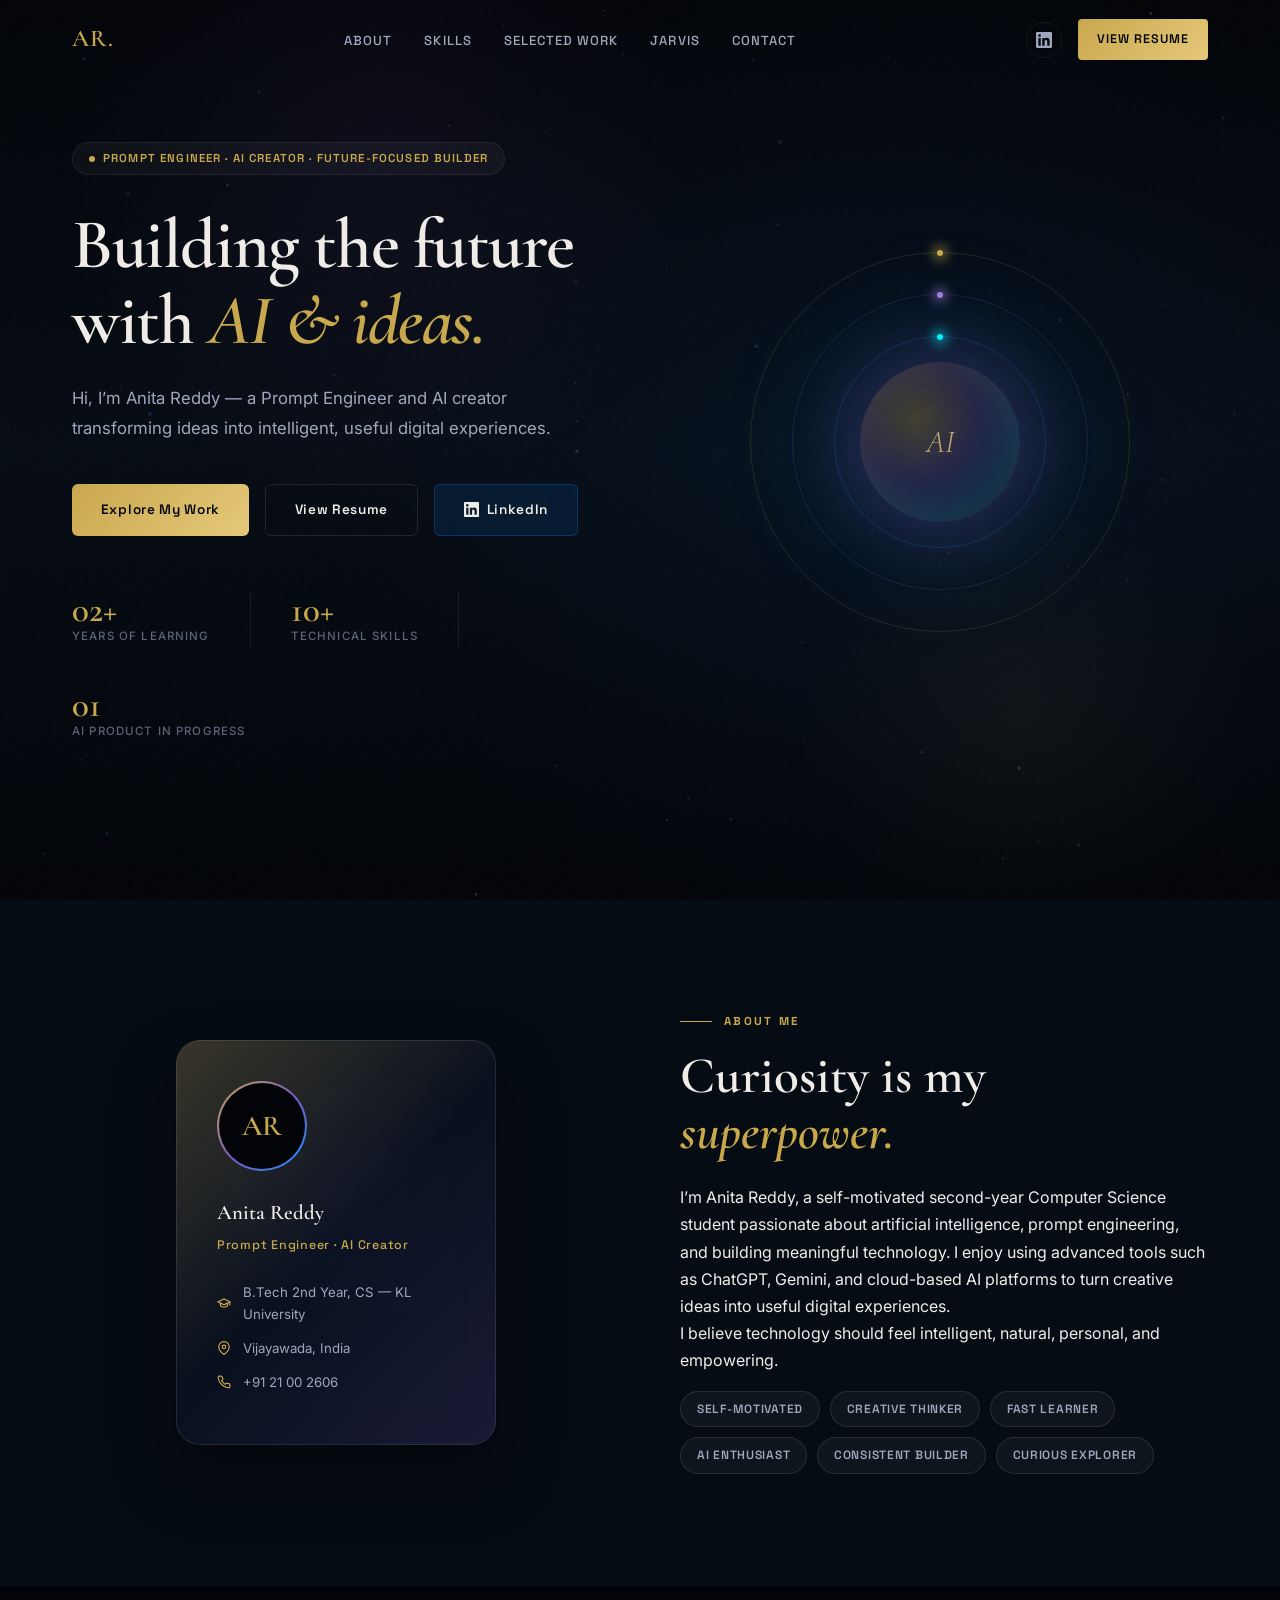
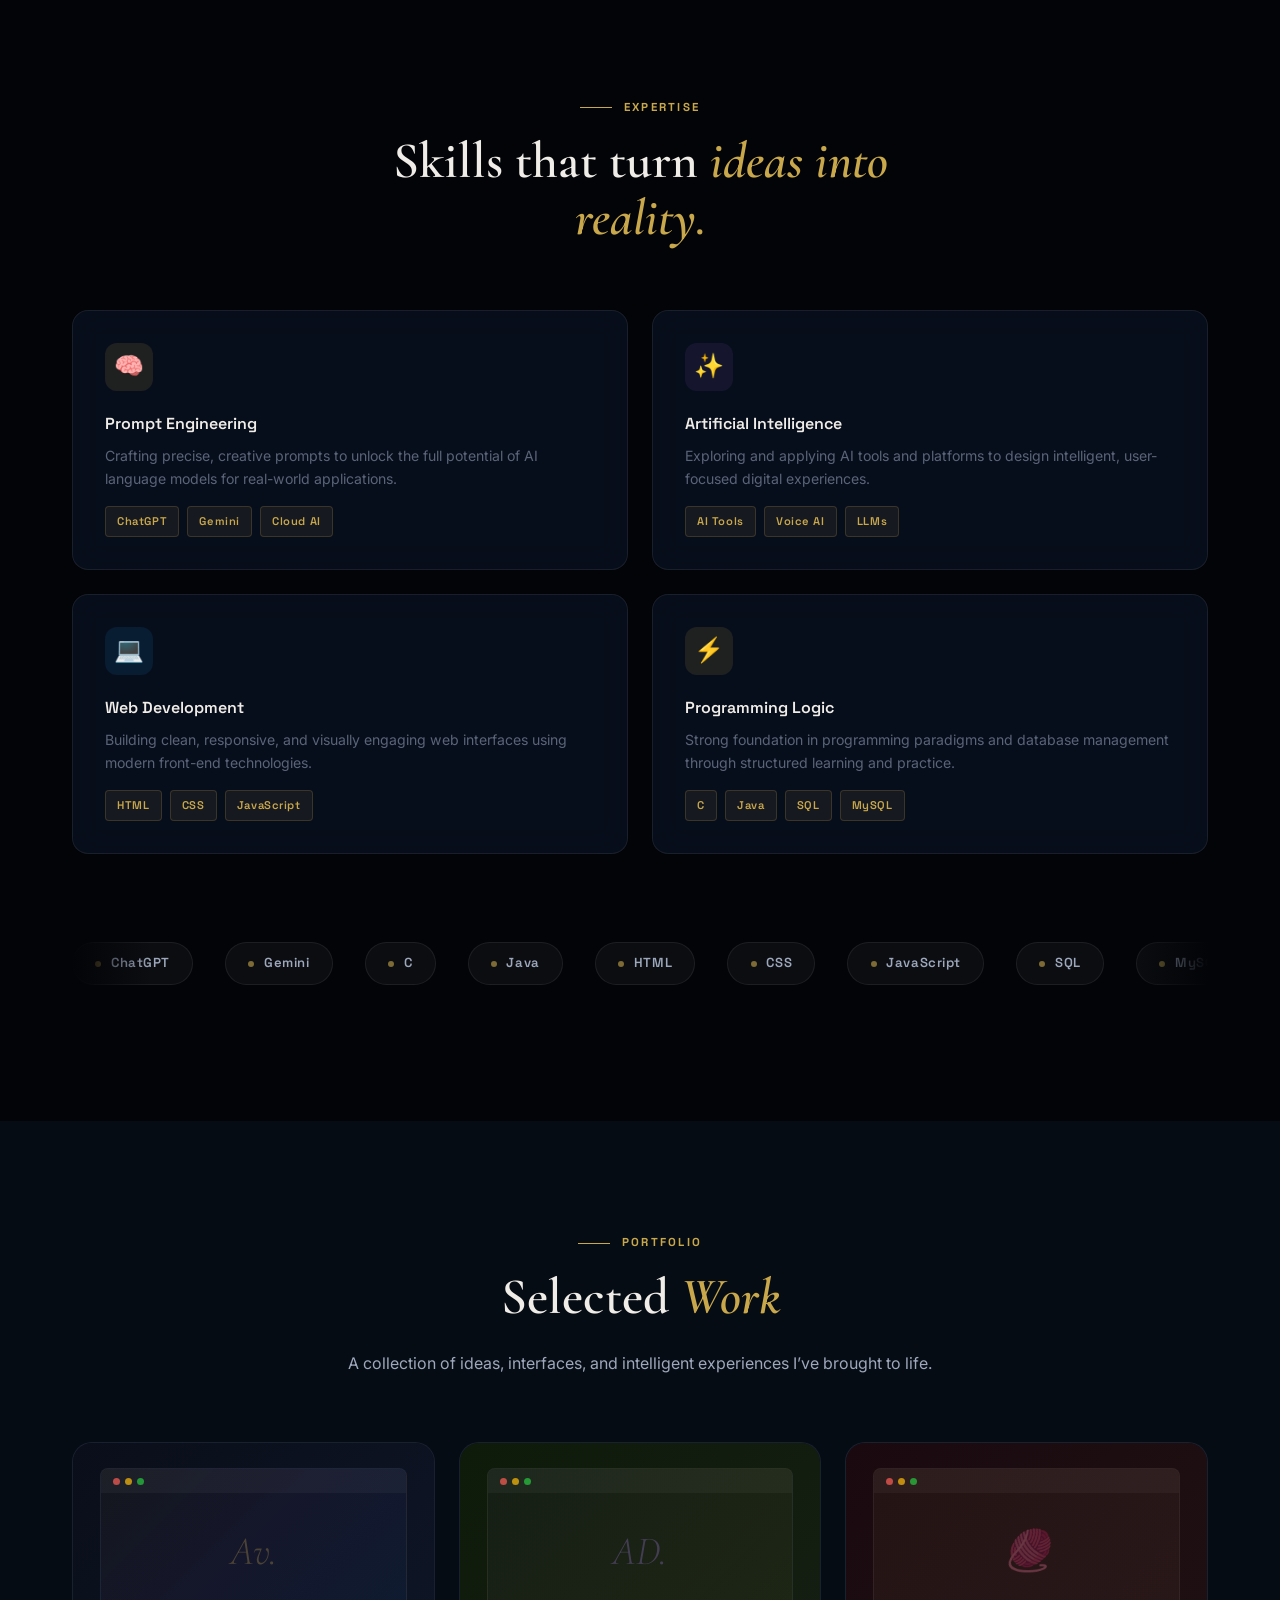
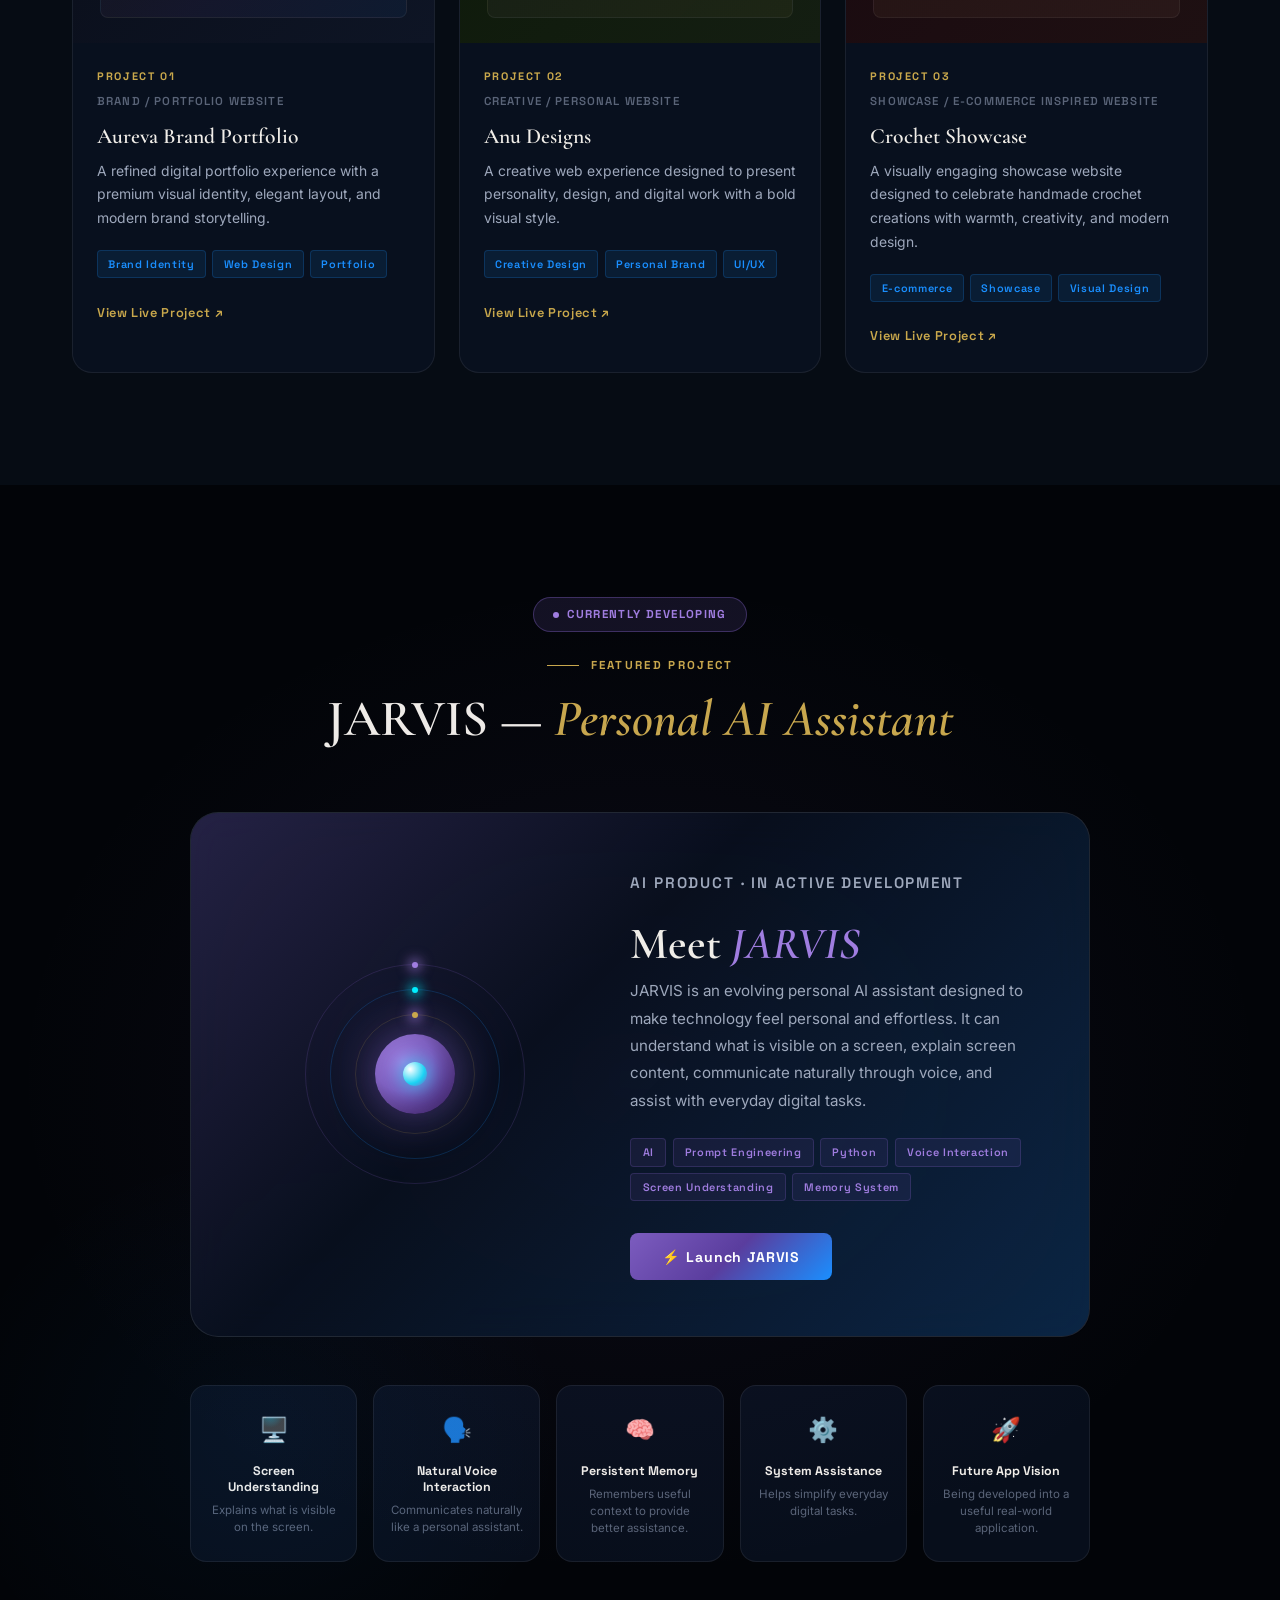
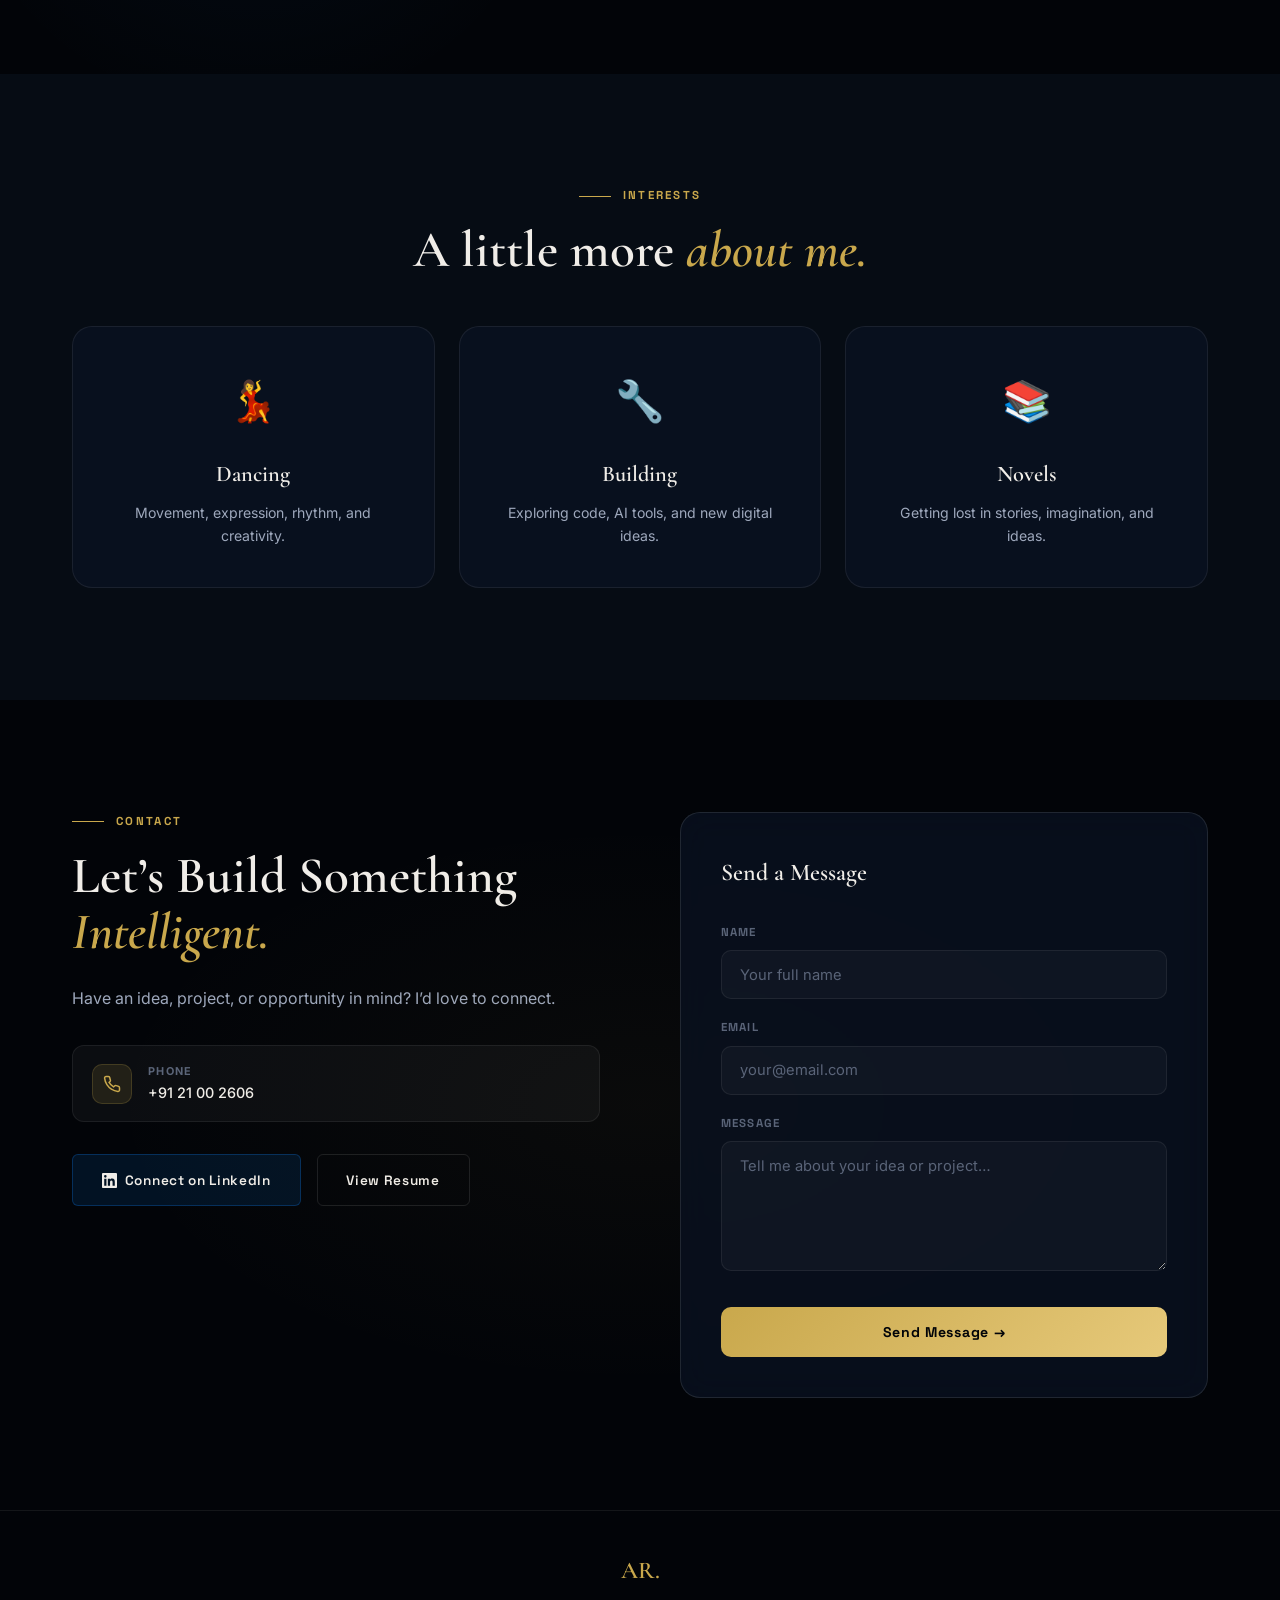
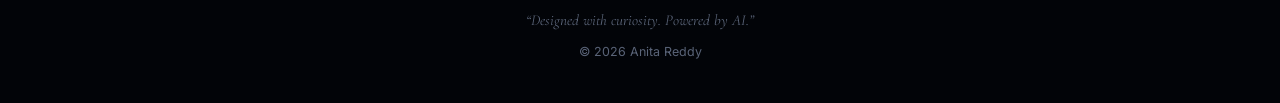
<file: index.html>
<!DOCTYPE html>
<html lang="en">
<head>
  <meta charset="UTF-8"/>
  <meta name="viewport" content="width=device-width, initial-scale=1.0"/>
  <title>Anita Reddy — AI Creator &amp; Prompt Engineer</title>
  <meta name="description" content="Anita Reddy — Prompt Engineer, AI Creator, and Future-Focused Builder. B.Tech CS at KL University, Vijayawada."/>
  <link rel="preconnect" href="https://fonts.googleapis.com"/>
  <link rel="preconnect" href="https://fonts.gstatic.com" crossorigin/>
  <link href="https://fonts.googleapis.com/css2?family=Cormorant+Garamond:ital,wght@0,300;0,400;0,500;0,600;0,700;1,300;1,400;1,600&family=Inter:wght@300;400;500;600&family=Space+Grotesk:wght@300;400;500;600;700&display=swap" rel="stylesheet"/>
  <style>
    :root {
      --bg-deep:#020408; --bg-mid:#060c14; --bg-card:rgba(10,18,35,0.72);
      --gold:#c9a84c; --gold-light:#e6c97a; --gold-pale:rgba(201,168,76,0.12);
      --violet:#7c5cbf; --violet-light:#a07de0; --violet-pale:rgba(124,92,191,0.12);
      --blue:#1a8fff; --blue-electric:#00eeff; --blue-pale:rgba(26,143,255,0.1);
      --text-primary:#f0ede8; --text-secondary:#9ea8bc; --text-muted:#5a6478;
      --border:rgba(255,255,255,0.07); --glass:rgba(255,255,255,0.04); --glass-border:rgba(255,255,255,0.1);
      --serif:'Cormorant Garamond',serif; --sans:'Space Grotesk',sans-serif; --body:'Inter',sans-serif;
    }
    *,*::before,*::after{box-sizing:border-box;margin:0;padding:0}
    html{scroll-behavior:smooth}
    body{background:var(--bg-deep);color:var(--text-primary);font-family:var(--body);overflow-x:hidden;line-height:1.7}
    ::selection{background:rgba(201,168,76,0.3);color:#fff}
    ::-webkit-scrollbar{width:5px}
    ::-webkit-scrollbar-track{background:var(--bg-deep)}
    ::-webkit-scrollbar-thumb{background:var(--gold);border-radius:10px}
    body::before{content:'';position:fixed;inset:0;background-image:url("data:image/svg+xml,%3Csvg viewBox='0 0 256 256' xmlns='http://www.w3.org/2000/svg'%3E%3Cfilter id='n'%3E%3CfeTurbulence type='fractalNoise' baseFrequency='0.9' numOctaves='4' stitchTiles='stitch'/%3E%3C/filter%3E%3Crect width='100%25' height='100%25' filter='url(%23n)' opacity='0.04'/%3E%3C/svg%3E");pointer-events:none;z-index:999;opacity:0.55}
    .container{max-width:1200px;margin:0 auto;padding:0 2rem}

    /* Reveal */
    .reveal{opacity:0;transform:translateY(40px);transition:opacity .9s cubic-bezier(.25,.46,.45,.94),transform .9s cubic-bezier(.25,.46,.45,.94)}
    .reveal.visible{opacity:1;transform:none}
    .reveal-left{opacity:0;transform:translateX(-40px);transition:opacity .9s ease,transform .9s ease}
    .reveal-left.visible{opacity:1;transform:none}
    .reveal-right{opacity:0;transform:translateX(40px);transition:opacity .9s ease,transform .9s ease}
    .reveal-right.visible{opacity:1;transform:none}
    .d1{transition-delay:.15s}.d2{transition-delay:.3s}.d3{transition-delay:.45s}.d4{transition-delay:.6s}.d5{transition-delay:.75s}

    /* ── NAVBAR ── */
    #navbar{position:fixed;top:0;left:0;right:0;z-index:100;padding:1.2rem 0;transition:all .4s ease}
    #navbar.scrolled{background:rgba(2,4,8,.88);backdrop-filter:blur(24px);-webkit-backdrop-filter:blur(24px);border-bottom:1px solid var(--border);padding:.8rem 0}
    .nav-inner{display:flex;align-items:center;justify-content:space-between;gap:1rem}
    .nav-logo{font-family:var(--serif);font-size:1.5rem;font-weight:600;color:var(--gold);letter-spacing:.05em;text-decoration:none;transition:opacity .3s}
    .nav-logo:hover{opacity:.8}
    .nav-links{display:flex;align-items:center;gap:2rem;list-style:none}
    .nav-links a{font-family:var(--sans);font-size:.82rem;font-weight:500;letter-spacing:.08em;text-transform:uppercase;color:var(--text-secondary);text-decoration:none;transition:color .3s;position:relative}
    .nav-links a::after{content:'';position:absolute;bottom:-4px;left:0;width:0;height:1px;background:var(--gold);transition:width .3s ease}
    .nav-links a:hover,.nav-links a.active{color:var(--gold)}
    .nav-links a:hover::after,.nav-links a.active::after{width:100%}
    .nav-actions{display:flex;align-items:center;gap:1rem}
    .nav-linkedin{display:flex;align-items:center;justify-content:center;width:36px;height:36px;border-radius:50%;border:1px solid var(--border);color:var(--text-secondary);text-decoration:none;transition:all .3s}
    .nav-linkedin:hover{border-color:var(--gold);color:var(--gold);background:var(--gold-pale)}
    .btn-resume{font-family:var(--sans);font-size:.78rem;font-weight:600;letter-spacing:.08em;text-transform:uppercase;color:var(--bg-deep);background:linear-gradient(135deg,var(--gold) 0%,var(--gold-light) 100%);border:none;padding:.6rem 1.2rem;border-radius:4px;cursor:pointer;text-decoration:none;transition:all .3s;display:inline-block}
    .btn-resume:hover{transform:translateY(-1px);box-shadow:0 8px 24px rgba(201,168,76,.35)}
    .hamburger{display:none;flex-direction:column;gap:5px;cursor:pointer;padding:4px;background:none;border:none}
    .hamburger span{width:24px;height:2px;background:var(--text-primary);border-radius:2px;transition:all .3s}

    /* ── HERO ── */
    #hero{position:relative;min-height:100vh;display:flex;align-items:center;overflow:hidden;padding-top:6rem}
    .hero-bg{position:absolute;inset:0;background:radial-gradient(ellipse 60% 80% at 70% 50%,rgba(26,143,255,.06) 0%,transparent 70%),radial-gradient(ellipse 40% 60% at 30% 20%,rgba(124,92,191,.08) 0%,transparent 60%),radial-gradient(ellipse 30% 40% at 80% 80%,rgba(201,168,76,.05) 0%,transparent 60%),linear-gradient(180deg,#020408 0%,#060c14 50%,#020408 100%)}
    #hero-canvas{position:absolute;inset:0;width:100%;height:100%;opacity:.5}
    .hero-inner{position:relative;z-index:2;display:grid;grid-template-columns:1fr 1fr;gap:4rem;align-items:center;width:100%}
    .hero-badge{display:inline-flex;align-items:center;gap:.5rem;background:var(--glass);border:1px solid var(--border);border-radius:100px;padding:.35rem 1rem;font-family:var(--sans);font-size:.72rem;font-weight:600;letter-spacing:.1em;text-transform:uppercase;color:var(--gold);margin-bottom:2rem;backdrop-filter:blur(12px)}
    .badge-dot{width:6px;height:6px;border-radius:50%;background:var(--gold);animation:blink 2s infinite}
    @keyframes blink{0%,100%{opacity:1}50%{opacity:.2}}
    .hero-h1{font-family:var(--serif);font-size:clamp(2.8rem,5.5vw,5.2rem);font-weight:600;line-height:1.08;letter-spacing:-.02em;color:var(--text-primary);margin-bottom:1.5rem}
    .hero-h1 em{font-style:italic;color:var(--gold)}
    .hero-sub{font-size:1.05rem;color:var(--text-secondary);line-height:1.8;max-width:520px;margin-bottom:2.5rem}
    .hero-btns{display:flex;flex-wrap:wrap;gap:1rem;margin-bottom:3.5rem}
    .btn-primary{display:inline-flex;align-items:center;gap:.5rem;font-family:var(--sans);font-size:.85rem;font-weight:600;letter-spacing:.05em;color:var(--bg-deep);background:linear-gradient(135deg,var(--gold) 0%,var(--gold-light) 100%);border:none;padding:.85rem 1.8rem;border-radius:6px;text-decoration:none;cursor:pointer;transition:all .3s;position:relative;overflow:hidden}
    .btn-primary:hover{transform:translateY(-2px);box-shadow:0 12px 32px rgba(201,168,76,.4)}
    .btn-outline{display:inline-flex;align-items:center;gap:.5rem;font-family:var(--sans);font-size:.85rem;font-weight:600;letter-spacing:.05em;color:var(--text-primary);background:transparent;border:1px solid var(--glass-border);padding:.85rem 1.8rem;border-radius:6px;text-decoration:none;cursor:pointer;transition:all .3s}
    .btn-outline:hover{border-color:var(--gold);color:var(--gold);background:var(--gold-pale);transform:translateY(-2px)}
    .btn-li{display:inline-flex;align-items:center;gap:.5rem;font-family:var(--sans);font-size:.85rem;font-weight:600;letter-spacing:.05em;color:var(--text-primary);background:rgba(10,102,194,.15);border:1px solid rgba(10,102,194,.35);padding:.85rem 1.8rem;border-radius:6px;text-decoration:none;cursor:pointer;transition:all .3s}
    .btn-li:hover{background:rgba(10,102,194,.3);border-color:#0a66c2;transform:translateY(-2px)}
    .hero-stats{display:flex;gap:2.5rem;flex-wrap:wrap}
    .stat-num{font-family:var(--serif);font-size:2.2rem;font-weight:600;color:var(--gold);line-height:1}
    .stat-lbl{font-size:.72rem;font-weight:500;letter-spacing:.1em;text-transform:uppercase;color:var(--text-muted)}
    .stat-div{width:1px;align-self:stretch;background:var(--border)}

    /* Orb */
    .orb-wrap{display:flex;justify-content:center;align-items:center;position:relative}
    .orb-c{position:relative;width:380px;height:380px;display:flex;align-items:center;justify-content:center}
    .ring{position:absolute;border-radius:50%;border:1px solid rgba(201,168,76,.15);animation:spin 12s linear infinite}
    .ring:nth-child(1){width:100%;height:100%;animation-duration:16s}
    .ring:nth-child(2){width:78%;height:78%;border-color:rgba(124,92,191,.2);animation-duration:10s;animation-direction:reverse}
    .ring:nth-child(3){width:56%;height:56%;border-color:rgba(26,143,255,.2);animation-duration:7s}
    @keyframes spin{from{transform:rotate(0)}to{transform:rotate(360deg)}}
    .ring::before{content:'';position:absolute;top:-3px;left:50%;width:6px;height:6px;border-radius:50%;background:var(--gold);transform:translateX(-50%);box-shadow:0 0 12px 4px rgba(201,168,76,.6)}
    .ring:nth-child(2)::before{background:var(--violet-light);box-shadow:0 0 12px 4px rgba(160,125,224,.6)}
    .ring:nth-child(3)::before{background:var(--blue-electric);box-shadow:0 0 12px 4px rgba(0,238,255,.6)}
    .orb-core{width:160px;height:160px;border-radius:50%;background:radial-gradient(circle at 35% 35%,rgba(201,168,76,.3) 0%,rgba(124,92,191,.25) 40%,rgba(26,143,255,.2) 70%,transparent 100%);box-shadow:0 0 60px 20px rgba(124,92,191,.2),0 0 120px 40px rgba(26,143,255,.1),inset 0 0 40px rgba(201,168,76,.15);animation:orb-pulse 4s ease-in-out infinite;display:flex;align-items:center;justify-content:center}
    @keyframes orb-pulse{0%,100%{transform:scale(1);box-shadow:0 0 60px 20px rgba(124,92,191,.2),0 0 120px 40px rgba(26,143,255,.1)}50%{transform:scale(1.06);box-shadow:0 0 80px 30px rgba(124,92,191,.3),0 0 160px 60px rgba(26,143,255,.15)}}
    .orb-sym{font-family:var(--serif);font-size:2rem;font-weight:300;font-style:italic;color:var(--gold-light);opacity:.8;user-select:none}

    /* ── SECTION COMMON ── */
    section{position:relative;padding:7rem 0}
    .sec-label{font-family:var(--sans);font-size:.72rem;font-weight:700;letter-spacing:.2em;text-transform:uppercase;color:var(--gold);margin-bottom:1rem;display:flex;align-items:center;gap:.75rem}
    .sec-label::before{content:'';width:2rem;height:1px;background:var(--gold)}
    .sec-label.c{justify-content:center}
    .sec-title{font-family:var(--serif);font-size:clamp(2.2rem,4vw,3.6rem);font-weight:600;line-height:1.1;color:var(--text-primary);margin-bottom:1.5rem}
    .sec-title em{font-style:italic;color:var(--gold)}
    .sec-title.c{text-align:center}
    .sec-sub{font-size:1rem;color:var(--text-secondary);max-width:600px;line-height:1.8}

    /* ── ABOUT ── */
    #about{background:var(--bg-mid)}
    .about-grid{display:grid;grid-template-columns:1fr 1fr;gap:5rem;align-items:center}
    .about-card{position:relative;width:320px;background:var(--bg-card);border:1px solid var(--glass-border);border-radius:24px;padding:2.5rem;backdrop-filter:blur(20px);box-shadow:0 32px 64px rgba(0,0,0,.4)}
    .about-card::before{content:'';position:absolute;inset:-1px;border-radius:25px;background:linear-gradient(135deg,rgba(201,168,76,.25),transparent 50%,rgba(124,92,191,.15));z-index:-1}
    .av-ring{width:90px;height:90px;border-radius:50%;background:linear-gradient(135deg,var(--gold) 0%,var(--violet) 50%,var(--blue) 100%);padding:2px;margin-bottom:1.5rem;animation:slow-spin 20s linear infinite}
    @keyframes slow-spin{from{transform:rotate(0)}to{transform:rotate(360deg)}}
    .av-inner{width:100%;height:100%;border-radius:50%;background:var(--bg-deep);display:flex;align-items:center;justify-content:center;font-family:var(--serif);font-size:1.8rem;font-weight:600;color:var(--gold);animation:slow-spin 20s linear infinite reverse}
    .card-name{font-family:var(--serif);font-size:1.3rem;font-weight:600;color:var(--text-primary);margin-bottom:.3rem}
    .card-role{font-size:.78rem;color:var(--gold);font-family:var(--sans);font-weight:500;letter-spacing:.06em;margin-bottom:1.5rem}
    .info-row{display:flex;align-items:center;gap:.75rem;font-size:.83rem;color:var(--text-secondary);margin-bottom:.7rem}
    .info-row svg{color:var(--gold);flex-shrink:0}
    .about-bg-glow{position:absolute;width:300px;height:300px;border-radius:50%;background:radial-gradient(circle,rgba(124,92,191,.15) 0%,transparent 70%);pointer-events:none;animation:glow-drift 8s ease-in-out infinite}
    @keyframes glow-drift{0%,100%{transform:translate(-20px,-20px)}50%{transform:translate(20px,20px)}}
    .about-text p{font-size:1.05rem;color:var(--text-secondary);line-height:1.85;margin-bottom:2rem}
    .tags{display:flex;flex-wrap:wrap;gap:.6rem;margin-top:1rem}
    .tag{font-family:var(--sans);font-size:.75rem;font-weight:600;letter-spacing:.06em;text-transform:uppercase;padding:.45rem 1rem;border-radius:100px;background:var(--glass);border:1px solid var(--glass-border);color:var(--text-secondary);transition:all .3s;cursor:default}
    .tag:hover{border-color:var(--gold);color:var(--gold);background:var(--gold-pale)}

    /* ── SKILLS ── */
    #skills{background:var(--bg-deep)}
    .skills-grid{display:grid;grid-template-columns:repeat(2,1fr);gap:1.5rem;margin-bottom:4rem}
    .sk-card{background:var(--bg-card);border:1px solid var(--border);border-radius:16px;padding:2rem;backdrop-filter:blur(16px);transition:all .4s cubic-bezier(.25,.46,.45,.94);position:relative;overflow:hidden;cursor:default}
    .sk-card::before{content:'';position:absolute;top:0;left:0;right:0;height:1px;background:linear-gradient(90deg,transparent,var(--gold),transparent);opacity:0;transition:opacity .4s}
    .sk-card:hover{transform:translateY(-4px);border-color:rgba(201,168,76,.25);box-shadow:0 24px 48px rgba(0,0,0,.4),0 0 0 1px rgba(201,168,76,.1)}
    .sk-card:hover::before{opacity:1}
    .sk-icon{width:48px;height:48px;border-radius:12px;display:flex;align-items:center;justify-content:center;margin-bottom:1.2rem;font-size:1.5rem}
    .ic-gold{background:var(--gold-pale)}.ic-vio{background:var(--violet-pale)}.ic-blue{background:var(--blue-pale)}
    .sk-card h3{font-family:var(--sans);font-size:1rem;font-weight:600;color:var(--text-primary);margin-bottom:.5rem}
    .sk-card p{font-size:.88rem;color:var(--text-muted);line-height:1.6}
    .sk-tags{display:flex;flex-wrap:wrap;gap:.5rem;margin-top:1rem}
    .sk-tag{font-size:.7rem;font-weight:600;letter-spacing:.05em;font-family:var(--sans);padding:.3rem .7rem;border-radius:4px;background:rgba(201,168,76,.08);border:1px solid rgba(201,168,76,.2);color:var(--gold)}
    .strip-wrap{overflow:hidden;position:relative;padding:1.5rem 0}
    .strip-wrap::before,.strip-wrap::after{content:'';position:absolute;top:0;bottom:0;width:80px;z-index:2}
    .strip-wrap::before{left:0;background:linear-gradient(90deg,var(--bg-deep),transparent)}
    .strip-wrap::after{right:0;background:linear-gradient(270deg,var(--bg-deep),transparent)}
    .strip{display:flex;gap:2rem;width:max-content;animation:strip-scroll 22s linear infinite}
    @keyframes strip-scroll{from{transform:translateX(0)}to{transform:translateX(-50%)}}
    .strip:hover{animation-play-state:paused}
    .tech-pill{display:flex;align-items:center;gap:.6rem;background:var(--glass);border:1px solid var(--border);border-radius:100px;padding:.6rem 1.4rem;white-space:nowrap;font-family:var(--sans);font-size:.82rem;font-weight:600;letter-spacing:.04em;color:var(--text-secondary);transition:all .3s;cursor:default}
    .tech-pill:hover{border-color:var(--gold);color:var(--gold)}
    .t-dot{width:6px;height:6px;border-radius:50%;background:var(--gold);opacity:.6}

    /* ── WORK ── */
    #work{background:var(--bg-mid)}
    .work-grid{display:grid;grid-template-columns:repeat(3,1fr);gap:1.5rem}
    .proj-card{background:var(--bg-card);border:1px solid var(--border);border-radius:20px;overflow:hidden;transition:all .4s cubic-bezier(.25,.46,.45,.94);position:relative}
    .proj-card:hover{transform:translateY(-8px);border-color:rgba(201,168,76,.25);box-shadow:0 32px 64px rgba(0,0,0,.5),0 0 0 1px rgba(201,168,76,.1)}
    .proj-mock{width:100%;height:200px;position:relative;overflow:hidden;background:linear-gradient(135deg,#0a0e1a 0%,#0e1525 100%);display:flex;align-items:center;justify-content:center}
    .mock-inner{width:85%;height:75%;border-radius:8px;background:linear-gradient(135deg,rgba(201,168,76,.05) 0%,rgba(124,92,191,.08) 50%,rgba(26,143,255,.06) 100%);border:1px solid rgba(255,255,255,.06);display:flex;align-items:center;justify-content:center;position:relative;overflow:hidden}
    .mock-bar{position:absolute;top:0;left:0;right:0;height:24px;background:rgba(255,255,255,.04);display:flex;align-items:center;padding:0 .75rem;gap:5px}
    .md{width:7px;height:7px;border-radius:50%}
    .md:nth-child(1){background:rgba(255,95,86,.7)}.md:nth-child(2){background:rgba(255,188,9,.7)}.md:nth-child(3){background:rgba(39,201,63,.7)}
    .mock-sym{font-family:var(--serif);font-size:2.5rem;font-weight:300;font-style:italic;opacity:.3;color:var(--gold);margin-top:1rem}
    .proj-glow{position:absolute;inset:0;opacity:0;transition:opacity .4s;background:radial-gradient(circle at 50% 50%,rgba(201,168,76,.08) 0%,transparent 70%)}
    .proj-card:hover .proj-glow{opacity:1}
    .proj-body{padding:1.5rem}
    .proj-num{font-family:var(--sans);font-size:.68rem;font-weight:700;letter-spacing:.15em;text-transform:uppercase;color:var(--gold);margin-bottom:.4rem}
    .proj-cat{font-family:var(--sans);font-size:.72rem;font-weight:600;letter-spacing:.1em;text-transform:uppercase;color:var(--text-muted);margin-bottom:.8rem}
    .proj-title{font-family:var(--serif);font-size:1.35rem;font-weight:600;color:var(--text-primary);margin-bottom:.6rem;line-height:1.2}
    .proj-desc{font-size:.87rem;color:var(--text-secondary);line-height:1.7;margin-bottom:1.2rem}
    .proj-tags{display:flex;flex-wrap:wrap;gap:.4rem;margin-bottom:1.2rem}
    .proj-tag{font-size:.68rem;font-weight:600;font-family:var(--sans);letter-spacing:.06em;padding:.25rem .65rem;border-radius:4px;background:var(--blue-pale);border:1px solid rgba(26,143,255,.2);color:var(--blue)}
    .proj-link{display:inline-flex;align-items:center;gap:.4rem;font-family:var(--sans);font-size:.8rem;font-weight:600;letter-spacing:.05em;color:var(--gold);text-decoration:none;transition:all .3s;border-bottom:1px solid transparent}
    .proj-link:hover{border-bottom-color:var(--gold);gap:.6rem}

    /* ── JARVIS SECTION ── */
    #jarvis{background:var(--bg-deep);overflow:hidden}
    #jarvis::before{content:'';position:absolute;inset:0;background:radial-gradient(ellipse 70% 60% at 50% 50%,rgba(124,92,191,.08) 0%,transparent 70%),radial-gradient(ellipse 40% 40% at 20% 80%,rgba(26,143,255,.05) 0%,transparent 60%);pointer-events:none}
    .j-header{text-align:center;margin-bottom:4rem}
    .j-badge{display:inline-flex;align-items:center;gap:.5rem;background:rgba(124,92,191,.15);border:1px solid rgba(124,92,191,.4);border-radius:100px;padding:.4rem 1.2rem;font-family:var(--sans);font-size:.72rem;font-weight:700;letter-spacing:.12em;text-transform:uppercase;color:var(--violet-light);margin-bottom:1.5rem;animation:badge-pulse 3s ease-in-out infinite}
    @keyframes badge-pulse{0%,100%{box-shadow:0 0 0 0 rgba(124,92,191,.3)}50%{box-shadow:0 0 0 8px rgba(124,92,191,0)}}
    .j-badge-dot{width:6px;height:6px;border-radius:50%;background:var(--violet-light);animation:blink 1.5s infinite}
    .j-main{background:var(--bg-card);border:1px solid var(--glass-border);border-radius:28px;padding:3.5rem;backdrop-filter:blur(20px);position:relative;overflow:hidden;max-width:900px;margin:0 auto 3rem}
    .j-main::before{content:'';position:absolute;inset:-1px;border-radius:29px;background:linear-gradient(135deg,rgba(124,92,191,.25) 0%,transparent 40%,rgba(26,143,255,.18) 100%);z-index:-1}
    .j-inner{display:grid;grid-template-columns:1fr 1.2fr;gap:3rem;align-items:center}
    .j-eye-wrap{display:flex;align-items:center;justify-content:center;position:relative;cursor:pointer}
    .j-ring{position:absolute;border-radius:50%;border:1px solid rgba(124,92,191,.2);animation:spin 8s linear infinite}
    .j-ring:nth-child(1){width:220px;height:220px}
    .j-ring:nth-child(2){width:170px;height:170px;animation-direction:reverse;animation-duration:5s;border-color:rgba(26,143,255,.2)}
    .j-ring:nth-child(3){width:120px;height:120px;animation-duration:10s;border-color:rgba(201,168,76,.15)}
    .j-ring::before{content:'';position:absolute;top:-3px;left:50%;width:6px;height:6px;border-radius:50%;background:var(--violet-light);transform:translateX(-50%);box-shadow:0 0 12px 4px rgba(160,125,224,.6)}
    .j-ring:nth-child(2)::before{background:var(--blue-electric);box-shadow:0 0 12px 4px rgba(0,238,255,.6)}
    .j-ring:nth-child(3)::before{background:var(--gold)}
    .j-eye{width:80px;height:80px;border-radius:50%;background:radial-gradient(circle at 35% 35%,var(--violet-light) 0%,var(--violet) 40%,#1a0040 100%);box-shadow:0 0 40px rgba(124,92,191,.5),0 0 80px rgba(124,92,191,.2),inset 0 0 20px rgba(255,255,255,.1);animation:eye-glow 3s ease-in-out infinite;display:flex;align-items:center;justify-content:center}
    @keyframes eye-glow{0%,100%{box-shadow:0 0 40px rgba(124,92,191,.5),0 0 80px rgba(124,92,191,.2)}50%{box-shadow:0 0 60px rgba(124,92,191,.7),0 0 120px rgba(124,92,191,.3),0 0 0 4px rgba(124,92,191,.3)}}
    .j-eye::after{content:'';width:24px;height:24px;border-radius:50%;background:radial-gradient(circle at 30% 30%,#fff 0%,rgba(0,238,255,.8) 60%,transparent 100%);box-shadow:0 0 20px rgba(0,238,255,.8)}
    .j-text h2{font-family:var(--serif);font-size:2.8rem;font-weight:600;color:var(--text-primary);margin-bottom:.5rem;line-height:1.1}
    .j-text h2 span{color:var(--violet-light);font-style:italic}
    .j-sub{font-family:var(--sans);font-size:.8rem;font-weight:600;letter-spacing:.12em;text-transform:uppercase;color:var(--gold);margin-bottom:1.2rem}
    .j-text p{font-size:.95rem;color:var(--text-secondary);line-height:1.8;margin-bottom:1.5rem}
    .j-techs{display:flex;flex-wrap:wrap;gap:.4rem;margin-bottom:2rem}
    .j-ttech{font-size:.68rem;font-weight:600;font-family:var(--sans);letter-spacing:.06em;padding:.25rem .7rem;border-radius:4px;background:rgba(124,92,191,.1);border:1px solid rgba(124,92,191,.25);color:var(--violet-light)}
    .j-launch{display:inline-flex;align-items:center;gap:.6rem;font-family:var(--sans);font-size:.88rem;font-weight:700;letter-spacing:.06em;color:#fff;background:linear-gradient(135deg,var(--violet) 0%,#5a3d9e 50%,var(--blue) 100%);border:none;padding:.9rem 2rem;border-radius:8px;cursor:pointer;transition:all .3s;position:relative;overflow:hidden}
    .j-launch:hover{transform:translateY(-2px);box-shadow:0 12px 32px rgba(124,92,191,.4)}
    .caps-grid{display:grid;grid-template-columns:repeat(5,1fr);gap:1rem;max-width:900px;margin:0 auto}
    .cap-card{background:var(--bg-card);border:1px solid var(--border);border-radius:16px;padding:1.5rem 1rem;text-align:center;transition:all .4s;cursor:default}
    .cap-card:hover{border-color:rgba(124,92,191,.3);transform:translateY(-4px);background:rgba(124,92,191,.06)}
    .cap-icon{font-size:1.5rem;margin-bottom:.75rem}
    .cap-title{font-family:var(--sans);font-size:.78rem;font-weight:700;color:var(--text-primary);margin-bottom:.4rem;line-height:1.3}
    .cap-desc{font-size:.72rem;color:var(--text-muted);line-height:1.5}

    /* ── BEYOND ── */
    #beyond{background:var(--bg-mid)}
    .beyond-grid{display:grid;grid-template-columns:repeat(3,1fr);gap:1.5rem;margin-top:3rem}
    .bc-card{background:var(--bg-card);border:1px solid var(--border);border-radius:20px;padding:2.5rem 2rem;text-align:center;transition:all .4s;position:relative;overflow:hidden;cursor:default}
    .bc-card::after{content:'';position:absolute;bottom:0;left:0;right:0;height:2px;background:linear-gradient(90deg,transparent,var(--gold),transparent);opacity:0;transition:opacity .4s}
    .bc-card:hover{transform:translateY(-6px);border-color:rgba(201,168,76,.2)}
    .bc-card:hover::after{opacity:1}
    .bc-em{font-size:2.5rem;margin-bottom:1.2rem;display:block}
    .bc-card h3{font-family:var(--serif);font-size:1.4rem;font-weight:600;color:var(--text-primary);margin-bottom:.6rem}
    .bc-card p{font-size:.88rem;color:var(--text-secondary);line-height:1.6}

    /* ── CONTACT ── */
    #contact{background:var(--bg-deep)}
    #contact::before{content:'';position:absolute;inset:0;background:radial-gradient(ellipse 60% 50% at 50% 50%,rgba(201,168,76,.04) 0%,transparent 70%);pointer-events:none}
    .contact-grid{display:grid;grid-template-columns:1fr 1fr;gap:5rem;align-items:start}
    .cinfo-items{display:flex;flex-direction:column;gap:1.2rem;margin:2rem 0}
    .cinfo-item{display:flex;align-items:center;gap:1rem;padding:1rem 1.2rem;background:var(--glass);border:1px solid var(--border);border-radius:12px;text-decoration:none;transition:all .3s}
    .cinfo-item:hover{border-color:rgba(201,168,76,.3);background:var(--gold-pale)}
    .cinfo-icon{width:40px;height:40px;border-radius:10px;background:var(--gold-pale);border:1px solid rgba(201,168,76,.2);display:flex;align-items:center;justify-content:center;flex-shrink:0}
    .cinfo-lbl{font-size:.68rem;font-weight:700;letter-spacing:.12em;text-transform:uppercase;color:var(--text-muted)}
    .cinfo-val{font-size:.9rem;font-weight:500;color:var(--text-primary)}
    .c-action-btns{display:flex;gap:1rem;flex-wrap:wrap}
    .cf-wrap{background:var(--bg-card);border:1px solid var(--glass-border);border-radius:20px;padding:2.5rem;backdrop-filter:blur(16px)}
    .cf-wrap h3{font-family:var(--serif);font-size:1.5rem;font-weight:600;color:var(--text-primary);margin-bottom:1.8rem}
    .fg{margin-bottom:1.2rem}
    .fl{display:block;font-family:var(--sans);font-size:.72rem;font-weight:700;letter-spacing:.1em;text-transform:uppercase;color:var(--text-muted);margin-bottom:.5rem}
    .fi,.ft{width:100%;background:rgba(255,255,255,.03);border:1px solid var(--border);border-radius:10px;padding:.9rem 1.1rem;font-family:var(--body);font-size:.92rem;color:var(--text-primary);transition:all .3s;outline:none;resize:vertical}
    .fi::placeholder,.ft::placeholder{color:var(--text-muted)}
    .fi:focus,.ft:focus{border-color:var(--gold);background:rgba(201,168,76,.04);box-shadow:0 0 0 3px rgba(201,168,76,.1)}
    .ft{min-height:130px}
    .fsub{width:100%;font-family:var(--sans);font-size:.88rem;font-weight:700;letter-spacing:.05em;color:var(--bg-deep);background:linear-gradient(135deg,var(--gold) 0%,var(--gold-light) 100%);border:none;padding:1rem;border-radius:10px;cursor:pointer;transition:all .3s;margin-top:.5rem}
    .fsub:hover{transform:translateY(-2px);box-shadow:0 12px 32px rgba(201,168,76,.4)}
    .f-success{display:none;text-align:center;padding:1.5rem;color:var(--gold);font-family:var(--sans);font-size:.9rem;font-weight:600}

    /* ── FOOTER ── */
    footer{background:var(--bg-deep);border-top:1px solid var(--border);padding:2.5rem 0;text-align:center}
    .f-logo{font-family:var(--serif);font-size:1.5rem;font-weight:600;color:var(--gold);margin-bottom:1rem}
    .f-tag{font-style:italic;font-family:var(--serif);font-size:.95rem;color:var(--text-muted);margin-bottom:.5rem}
    .f-copy{font-size:.78rem;color:var(--text-muted)}

    /* ── JARVIS OS ── */
    #jos{position:fixed;inset:0;z-index:9999;background:rgba(0,0,0,.96);display:none;align-items:center;justify-content:center;backdrop-filter:blur(8px)}
    #jos.active{display:flex}
    .jos-bg{position:absolute;inset:0;overflow:hidden;pointer-events:none}
    .jos-bg::before{content:'';position:absolute;inset:0;background:radial-gradient(ellipse 60% 70% at 50% 50%,rgba(124,92,191,.12) 0%,transparent 70%),radial-gradient(ellipse 30% 30% at 20% 80%,rgba(26,143,255,.08) 0%,transparent 60%)}
    .jos-ring{position:absolute;top:50%;left:50%;border-radius:50%;border:1px solid rgba(124,92,191,.12);transform:translate(-50%,-50%);animation:spin 20s linear infinite}
    .jos-ring:nth-child(1){width:700px;height:700px}
    .jos-ring:nth-child(2){width:540px;height:540px;animation-direction:reverse;animation-duration:14s;border-color:rgba(26,143,255,.08)}
    .jos-ring:nth-child(3){width:380px;height:380px;animation-duration:10s;border-color:rgba(201,168,76,.07)}
    .jos-ring::before{content:'';position:absolute;top:-3px;left:50%;width:6px;height:6px;border-radius:50%;background:var(--violet-light);transform:translateX(-50%);box-shadow:0 0 12px 4px rgba(160,125,224,.5)}
    .jos-panel{position:relative;z-index:10;width:min(680px,92vw);background:rgba(6,10,20,.92);border:1px solid rgba(124,92,191,.22);border-radius:28px;padding:3rem;backdrop-filter:blur(40px);box-shadow:0 0 100px rgba(124,92,191,.1);text-align:center;animation:panel-in .6s cubic-bezier(.34,1.56,.64,1) both}
    @keyframes panel-in{from{opacity:0;transform:scale(.85)}to{opacity:1;transform:scale(1)}}
    .jos-close{position:absolute;top:1.2rem;right:1.2rem;width:36px;height:36px;border-radius:50%;border:1px solid var(--border);background:transparent;color:var(--text-muted);cursor:pointer;display:flex;align-items:center;justify-content:center;transition:all .3s;font-size:1.1rem}
    .jos-close:hover{border-color:var(--gold);color:var(--gold);background:var(--gold-pale)}
    .jos-eye{width:100px;height:100px;border-radius:50%;background:radial-gradient(circle at 35% 35%,var(--violet-light) 0%,var(--violet) 35%,#100028 80%);box-shadow:0 0 50px rgba(124,92,191,.6),0 0 100px rgba(124,92,191,.25);margin:0 auto 1.5rem;animation:eye-glow 2.5s ease-in-out infinite;display:flex;align-items:center;justify-content:center}
    .jos-eye::after{content:'';width:30px;height:30px;border-radius:50%;background:radial-gradient(circle at 25% 25%,#fff 0%,rgba(0,238,255,.9) 50%,transparent 100%);box-shadow:0 0 20px rgba(0,238,255,.8)}
    .jos-title{font-family:var(--sans);font-size:.7rem;font-weight:700;letter-spacing:.25em;text-transform:uppercase;color:var(--violet-light);margin-bottom:.5rem}
    .jos-name{font-family:var(--serif);font-size:2.5rem;font-weight:600;color:var(--text-primary);margin-bottom:.3rem}
    .jos-name span{color:var(--violet-light);font-style:italic}
    .jos-tagline{font-size:.8rem;color:var(--text-muted);letter-spacing:.06em;margin-bottom:2rem}
    .soundwave{display:flex;align-items:center;justify-content:center;gap:3px;height:32px;margin-bottom:2rem}
    .wb{width:3px;border-radius:10px;background:linear-gradient(to top,var(--violet),var(--blue-electric));animation:wave .85s ease-in-out infinite alternate}
    @keyframes wave{from{height:4px;opacity:.4}to{height:28px;opacity:1}}
    .jos-msg{font-size:1.02rem;color:var(--text-secondary);line-height:1.8;min-height:4rem;margin-bottom:2rem;font-style:italic}
    .cursor{display:inline-block;width:2px;height:1em;background:var(--gold);margin-left:2px;animation:blink .8s infinite;vertical-align:middle}
    .jos-btns{display:flex;flex-wrap:wrap;gap:.75rem;justify-content:center;margin-bottom:2rem}
    .jos-btn{font-family:var(--sans);font-size:.78rem;font-weight:600;letter-spacing:.05em;padding:.65rem 1.3rem;border-radius:8px;cursor:pointer;transition:all .3s;text-decoration:none;border:1px solid}
    .jb-v{background:rgba(124,92,191,.15);border-color:rgba(124,92,191,.35);color:var(--violet-light)}
    .jb-v:hover{background:rgba(124,92,191,.3);border-color:var(--violet-light)}
    .jb-g{background:var(--gold-pale);border-color:rgba(201,168,76,.35);color:var(--gold)}
    .jb-g:hover{background:rgba(201,168,76,.25)}
    .jb-c{background:transparent;border-color:var(--border);color:var(--text-muted)}
    .jb-c:hover{border-color:var(--text-secondary);color:var(--text-primary)}
    .desk-btn{font-family:var(--sans);font-size:.75rem;font-weight:600;letter-spacing:.06em;color:var(--blue-electric);background:rgba(0,238,255,.06);border:1px solid rgba(0,238,255,.2);padding:.5rem 1.2rem;border-radius:6px;cursor:pointer;transition:all .3s}
    .desk-btn:hover{background:rgba(0,238,255,.12);border-color:rgba(0,238,255,.4)}
    .desk-note{font-size:.75rem;color:var(--text-muted);margin-top:.4rem;font-style:italic;display:none}

    /* ── MOBILE NAV DRAWER ── */
    #drawer{display:none;position:fixed;inset:0;z-index:90;background:rgba(2,4,8,.98);backdrop-filter:blur(24px);flex-direction:column;align-items:center;justify-content:center;gap:2.5rem}
    #drawer.open{display:flex}
    .drawer-links{list-style:none;text-align:center;display:flex;flex-direction:column;gap:2rem}
    .drawer-links a{font-family:var(--serif);font-size:2rem;font-weight:600;color:var(--text-primary);text-decoration:none;transition:color .3s}
    .drawer-links a:hover{color:var(--gold)}
    .drawer-close{position:absolute;top:1.5rem;right:1.5rem;background:none;border:none;color:var(--text-secondary);cursor:pointer;font-size:1.5rem}

    /* ── RESPONSIVE ── */
    @media(max-width:1024px){
      .hero-inner{grid-template-columns:1fr;text-align:center}
      .hero-inner .reveal-right{order:-1}
      .hero-sub{margin:0 auto 2.5rem}
      .hero-btns{justify-content:center}
      .hero-stats{justify-content:center}
      .about-grid{grid-template-columns:1fr}
      .about-card{margin:0 auto}
      .caps-grid{grid-template-columns:repeat(3,1fr)}
      .work-grid{grid-template-columns:repeat(2,1fr)}
      .contact-grid{grid-template-columns:1fr;gap:3rem}
    }
    @media(max-width:768px){
      section{padding:5rem 0}
      .nav-links,.btn-resume{display:none}
      .hamburger{display:flex}
      .orb-c{width:280px;height:280px}
      .orb-core{width:110px;height:110px}
      .skills-grid{grid-template-columns:1fr}
      .work-grid{grid-template-columns:1fr}
      .j-inner{grid-template-columns:1fr;text-align:center}
      .caps-grid{grid-template-columns:repeat(2,1fr)}
      .beyond-grid{grid-template-columns:1fr}
      .jos-panel{padding:2rem 1.5rem}
      .jos-name{font-size:2rem}
    }
    @media(max-width:480px){
      .container{padding:0 1.2rem}
      .hero-btns{flex-direction:column;align-items:center}
      .hero-stats{gap:1.5rem}
      .stat-div{display:none}
      .caps-grid{grid-template-columns:1fr}
    }
  </style>
</head>
<body>

<!-- NAVBAR -->
<nav id="navbar">
  <div class="container">
    <div class="nav-inner">
      <a href="#hero" class="nav-logo">AR.</a>
      <ul class="nav-links">
        <li><a href="#about">About</a></li>
        <li><a href="#skills">Skills</a></li>
        <li><a href="#work">Selected Work</a></li>
        <li><a href="#jarvis">JARVIS</a></li>
        <li><a href="#contact">Contact</a></li>
      </ul>
      <div class="nav-actions">
        <a href="https://www.linkedin.com/in/anitha-reddy-yerredla-07a387413?utm_source=share_via&utm_content=profile&utm_medium=member_android" target="_blank" rel="noopener" class="nav-linkedin" aria-label="LinkedIn">
          <svg width="16" height="16" viewBox="0 0 24 24" fill="currentColor"><path d="M20.447 20.452h-3.554v-5.569c0-1.328-.027-3.037-1.852-3.037-1.853 0-2.136 1.445-2.136 2.939v5.667H9.351V9h3.414v1.561h.046c.477-.9 1.637-1.85 3.37-1.85 3.601 0 4.267 2.37 4.267 5.455v6.286zM5.337 7.433a2.062 2.062 0 01-2.063-2.065 2.064 2.064 0 112.063 2.065zm1.782 13.019H3.555V9h3.564v11.452zM22.225 0H1.771C.792 0 0 .774 0 1.729v20.542C0 23.227.792 24 1.771 24h20.451C23.2 24 24 23.227 24 22.271V1.729C24 .774 23.2 0 22.222 0h.003z"/></svg>
        </a>
        <a href="Updated_Resume_compress.pdf" target="_blank" rel="noopener" class="btn-resume">View Resume</a>
        <button class="hamburger" id="ham" aria-label="Menu"><span></span><span></span><span></span></button>
      </div>
    </div>
  </div>
</nav>

<!-- MOBILE DRAWER -->
<div id="drawer">
  <button class="drawer-close" id="dc">&#10005;</button>
  <ul class="drawer-links">
    <li><a href="#about" class="dl">About</a></li>
    <li><a href="#skills" class="dl">Skills</a></li>
    <li><a href="#work" class="dl">Selected Work</a></li>
    <li><a href="#jarvis" class="dl">JARVIS</a></li>
    <li><a href="#contact" class="dl">Contact</a></li>
  </ul>
  <a href="Updated_Resume_compress.pdf" target="_blank" rel="noopener" class="btn-primary">View Resume</a>
</div>

<!-- HERO -->
<section id="hero">
  <div class="hero-bg"></div>
  <canvas id="hero-canvas"></canvas>
  <div class="container">
    <div class="hero-inner">
      <div>
        <div class="hero-badge reveal"><span class="badge-dot"></span>Prompt Engineer &middot; AI Creator &middot; Future-Focused Builder</div>
        <h1 class="hero-h1 reveal d1">Building the future<br>with <em>AI &amp; ideas.</em></h1>
        <p class="hero-sub reveal d2">Hi, I&rsquo;m Anita Reddy &mdash; a Prompt Engineer and AI creator transforming ideas into intelligent, useful digital experiences.</p>
        <div class="hero-btns reveal d3">
          <a href="#work" class="btn-primary">Explore My Work</a>
          <a href="Updated_Resume_compress.pdf" target="_blank" rel="noopener" class="btn-outline">View Resume</a>
          <a href="https://www.linkedin.com/in/anitha-reddy-yerredla-07a387413?utm_source=share_via&utm_content=profile&utm_medium=member_android" target="_blank" rel="noopener" class="btn-li">
            <svg width="15" height="15" viewBox="0 0 24 24" fill="currentColor"><path d="M20.447 20.452h-3.554v-5.569c0-1.328-.027-3.037-1.852-3.037-1.853 0-2.136 1.445-2.136 2.939v5.667H9.351V9h3.414v1.561h.046c.477-.9 1.637-1.85 3.37-1.85 3.601 0 4.267 2.37 4.267 5.455v6.286zM5.337 7.433a2.062 2.062 0 01-2.063-2.065 2.064 2.064 0 112.063 2.065zm1.782 13.019H3.555V9h3.564v11.452zM22.225 0H1.771C.792 0 0 .774 0 1.729v20.542C0 23.227.792 24 1.771 24h20.451C23.2 24 24 23.227 24 22.271V1.729C24 .774 23.2 0 22.222 0h.003z"/></svg>
            LinkedIn
          </a>
        </div>
        <div class="hero-stats reveal d4">
          <div><div class="stat-num">02+</div><div class="stat-lbl">Years of Learning</div></div>
          <div class="stat-div"></div>
          <div><div class="stat-num">10+</div><div class="stat-lbl">Technical Skills</div></div>
          <div class="stat-div"></div>
          <div><div class="stat-num">01</div><div class="stat-lbl">AI Product in Progress</div></div>
        </div>
      </div>
      <div class="orb-wrap reveal-right d2">
        <div class="orb-c">
          <div class="ring"></div>
          <div class="ring"></div>
          <div class="ring"></div>
          <div class="orb-core"><span class="orb-sym">AI</span></div>
        </div>
      </div>
    </div>
  </div>
</section>

<!-- ABOUT -->
<section id="about">
  <div class="container">
    <div class="about-grid">
      <div class="reveal-left" style="position:relative;display:flex;justify-content:center">
        <div class="about-bg-glow"></div>
        <div class="about-card">
          <div class="av-ring"><div class="av-inner">AR</div></div>
          <div class="card-name">Anita Reddy</div>
          <div class="card-role">Prompt Engineer &middot; AI Creator</div>
          <div class="info-row">
            <svg width="14" height="14" viewBox="0 0 24 24" fill="none" stroke="currentColor" stroke-width="2"><path d="M22 10v6M2 10l10-5 10 5-10 5z"/><path d="M6 12v5c3 3 9 3 12 0v-5"/></svg>
            B.Tech 2nd Year, CS &mdash; KL University
          </div>
          <div class="info-row">
            <svg width="14" height="14" viewBox="0 0 24 24" fill="none" stroke="currentColor" stroke-width="2"><path d="M21 10c0 7-9 13-9 13s-9-6-9-13a9 9 0 0118 0z"/><circle cx="12" cy="10" r="3"/></svg>
            Vijayawada, India
          </div>
          <div class="info-row">
            <svg width="14" height="14" viewBox="0 0 24 24" fill="none" stroke="currentColor" stroke-width="2"><path d="M22 16.92v3a2 2 0 01-2.18 2 19.79 19.79 0 01-8.63-3.07 19.5 19.5 0 01-6-6A19.79 19.79 0 012.12 4.18 2 2 0 014.11 2h3a2 2 0 012 1.72c.127.96.361 1.903.7 2.81a2 2 0 01-.45 2.11L8.09 9.91a16 16 0 006 6l1.27-1.27a2 2 0 012.11-.45c.907.339 1.85.573 2.81.7A2 2 0 0122 16.92z"/></svg>
            +91 21 00 2606
          </div>
        </div>
      </div>
      <div class="reveal-right">
        <div class="sec-label">About Me</div>
        <h2 class="sec-title">Curiosity is my <em>superpower.</em></h2>
        <p class="about-text">I&rsquo;m Anita Reddy, a self-motivated second-year Computer Science student passionate about artificial intelligence, prompt engineering, and building meaningful technology. I enjoy using advanced tools such as ChatGPT, Gemini, and cloud-based AI platforms to turn creative ideas into useful digital experiences.</p>
        <p class="about-text">I believe technology should feel intelligent, natural, personal, and empowering.</p>
        <div class="tags">
          <span class="tag">Self-Motivated</span>
          <span class="tag">Creative Thinker</span>
          <span class="tag">Fast Learner</span>
          <span class="tag">AI Enthusiast</span>
          <span class="tag">Consistent Builder</span>
          <span class="tag">Curious Explorer</span>
        </div>
      </div>
    </div>
  </div>
</section>

<!-- SKILLS -->
<section id="skills">
  <div class="container">
    <div class="reveal" style="text-align:center;max-width:600px;margin:0 auto 4rem">
      <div class="sec-label c">Expertise</div>
      <h2 class="sec-title c">Skills that turn <em>ideas into reality.</em></h2>
    </div>
    <div class="skills-grid">
      <div class="sk-card reveal d1">
        <div class="sk-icon ic-gold">&#x1F9E0;</div>
        <h3>Prompt Engineering</h3>
        <p>Crafting precise, creative prompts to unlock the full potential of AI language models for real-world applications.</p>
        <div class="sk-tags"><span class="sk-tag">ChatGPT</span><span class="sk-tag">Gemini</span><span class="sk-tag">Cloud AI</span></div>
      </div>
      <div class="sk-card reveal d2">
        <div class="sk-icon ic-vio">&#x2728;</div>
        <h3>Artificial Intelligence</h3>
        <p>Exploring and applying AI tools and platforms to design intelligent, user-focused digital experiences.</p>
        <div class="sk-tags"><span class="sk-tag">AI Tools</span><span class="sk-tag">Voice AI</span><span class="sk-tag">LLMs</span></div>
      </div>
      <div class="sk-card reveal d3">
        <div class="sk-icon ic-blue">&#x1F4BB;</div>
        <h3>Web Development</h3>
        <p>Building clean, responsive, and visually engaging web interfaces using modern front-end technologies.</p>
        <div class="sk-tags"><span class="sk-tag">HTML</span><span class="sk-tag">CSS</span><span class="sk-tag">JavaScript</span></div>
      </div>
      <div class="sk-card reveal d4">
        <div class="sk-icon ic-gold">&#x26A1;</div>
        <h3>Programming Logic</h3>
        <p>Strong foundation in programming paradigms and database management through structured learning and practice.</p>
        <div class="sk-tags"><span class="sk-tag">C</span><span class="sk-tag">Java</span><span class="sk-tag">SQL</span><span class="sk-tag">MySQL</span></div>
      </div>
    </div>
    <div class="strip-wrap reveal">
      <div class="strip">
        <div class="tech-pill"><span class="t-dot"></span>ChatGPT</div>
        <div class="tech-pill"><span class="t-dot"></span>Gemini</div>
        <div class="tech-pill"><span class="t-dot"></span>C</div>
        <div class="tech-pill"><span class="t-dot"></span>Java</div>
        <div class="tech-pill"><span class="t-dot"></span>HTML</div>
        <div class="tech-pill"><span class="t-dot"></span>CSS</div>
        <div class="tech-pill"><span class="t-dot"></span>JavaScript</div>
        <div class="tech-pill"><span class="t-dot"></span>SQL</div>
        <div class="tech-pill"><span class="t-dot"></span>MySQL</div>
        <div class="tech-pill"><span class="t-dot"></span>ChatGPT</div>
        <div class="tech-pill"><span class="t-dot"></span>Gemini</div>
        <div class="tech-pill"><span class="t-dot"></span>C</div>
        <div class="tech-pill"><span class="t-dot"></span>Java</div>
        <div class="tech-pill"><span class="t-dot"></span>HTML</div>
        <div class="tech-pill"><span class="t-dot"></span>CSS</div>
        <div class="tech-pill"><span class="t-dot"></span>JavaScript</div>
        <div class="tech-pill"><span class="t-dot"></span>SQL</div>
        <div class="tech-pill"><span class="t-dot"></span>MySQL</div>
      </div>
    </div>
  </div>
</section>

<!-- SELECTED WORK -->
<section id="work">
  <div class="container">
    <div class="reveal" style="text-align:center;max-width:600px;margin:0 auto 4rem">
      <div class="sec-label c">Portfolio</div>
      <h2 class="sec-title c">Selected <em>Work</em></h2>
      <p class="sec-sub" style="margin:0 auto">A collection of ideas, interfaces, and intelligent experiences I&rsquo;ve brought to life.</p>
    </div>
    <div class="work-grid">
      <!-- P01 -->
      <div class="proj-card reveal d1">
        <div class="proj-mock">
          <div class="mock-inner">
            <div class="mock-bar"><div class="md"></div><div class="md"></div><div class="md"></div></div>
            <div class="mock-sym">Av.</div>
          </div>
          <div class="proj-glow"></div>
        </div>
        <div class="proj-body">
          <div class="proj-num">Project 01</div>
          <div class="proj-cat">Brand / Portfolio Website</div>
          <h3 class="proj-title">Aureva Brand Portfolio</h3>
          <p class="proj-desc">A refined digital portfolio experience with a premium visual identity, elegant layout, and modern brand storytelling.</p>
          <div class="proj-tags"><span class="proj-tag">Brand Identity</span><span class="proj-tag">Web Design</span><span class="proj-tag">Portfolio</span></div>
          <a href="https://aureva-brand-portfolio.vercel.app/" target="_blank" rel="noopener" class="proj-link">View Live Project &#x2197;</a>
        </div>
      </div>
      <!-- P02 -->
      <div class="proj-card reveal d2">
        <div class="proj-mock" style="background:linear-gradient(135deg,#0e1a0a,#141e12)">
          <div class="mock-inner" style="background:linear-gradient(135deg,rgba(160,125,224,.05),rgba(201,168,76,.06))">
            <div class="mock-bar"><div class="md"></div><div class="md"></div><div class="md"></div></div>
            <div class="mock-sym" style="color:var(--violet-light)">AD.</div>
          </div>
          <div class="proj-glow" style="background:radial-gradient(circle at 50% 50%,rgba(124,92,191,.08),transparent 70%)"></div>
        </div>
        <div class="proj-body">
          <div class="proj-num">Project 02</div>
          <div class="proj-cat">Creative / Personal Website</div>
          <h3 class="proj-title">Anu Designs</h3>
          <p class="proj-desc">A creative web experience designed to present personality, design, and digital work with a bold visual style.</p>
          <div class="proj-tags"><span class="proj-tag">Creative Design</span><span class="proj-tag">Personal Brand</span><span class="proj-tag">UI/UX</span></div>
          <a href="https://anudesigns.github.io/www.anudesigns.com/" target="_blank" rel="noopener" class="proj-link">View Live Project &#x2197;</a>
        </div>
      </div>
      <!-- P03 -->
      <div class="proj-card reveal d3">
        <div class="proj-mock" style="background:linear-gradient(135deg,#1a0a10,#1e1012)">
          <div class="mock-inner" style="background:linear-gradient(135deg,rgba(201,168,76,.06),rgba(255,180,150,.05))">
            <div class="mock-bar"><div class="md"></div><div class="md"></div><div class="md"></div></div>
            <div class="mock-sym">&#x1F9F6;</div>
          </div>
          <div class="proj-glow"></div>
        </div>
        <div class="proj-body">
          <div class="proj-num">Project 03</div>
          <div class="proj-cat">Showcase / E-commerce Inspired Website</div>
          <h3 class="proj-title">Crochet Showcase</h3>
          <p class="proj-desc">A visually engaging showcase website designed to celebrate handmade crochet creations with warmth, creativity, and modern design.</p>
          <div class="proj-tags"><span class="proj-tag">E-commerce</span><span class="proj-tag">Showcase</span><span class="proj-tag">Visual Design</span></div>
          <a href="https://crochet-showcase-demo.vercel.app" target="_blank" rel="noopener" class="proj-link">View Live Project &#x2197;</a>
        </div>
      </div>
    </div>
  </div>
</section>

<!-- JARVIS -->
<section id="jarvis">
  <div class="container">
    <div class="j-header reveal">
      <div class="j-badge"><span class="j-badge-dot"></span>Currently Developing</div>
      <div class="sec-label c">Featured Project</div>
      <h2 class="sec-title c">JARVIS &mdash; <em>Personal AI Assistant</em></h2>
    </div>
    <div class="j-main reveal d1">
      <div class="j-inner">
        <div class="j-eye-wrap" onclick="openJOS()">
          <div class="j-ring"></div><div class="j-ring"></div><div class="j-ring"></div>
          <div class="j-eye"></div>
        </div>
        <div class="j-text">
          <p class="j-sub">AI Product &middot; In Active Development</p>
          <h2>Meet <span>JARVIS</span></h2>
          <p>JARVIS is an evolving personal AI assistant designed to make technology feel personal and effortless. It can understand what is visible on a screen, explain screen content, communicate naturally through voice, and assist with everyday digital tasks.</p>
          <div class="j-techs">
            <span class="j-ttech">AI</span>
            <span class="j-ttech">Prompt Engineering</span>
            <span class="j-ttech">Python</span>
            <span class="j-ttech">Voice Interaction</span>
            <span class="j-ttech">Screen Understanding</span>
            <span class="j-ttech">Memory System</span>
          </div>
          <button class="j-launch" onclick="openJOS()">&#x26A1; Launch JARVIS</button>
        </div>
      </div>
    </div>
    <div class="caps-grid">
      <div class="cap-card reveal d1"><div class="cap-icon">&#x1F5A5;&#xFE0F;</div><div class="cap-title">Screen Understanding</div><div class="cap-desc">Explains what is visible on the screen.</div></div>
      <div class="cap-card reveal d2"><div class="cap-icon">&#x1F5E3;&#xFE0F;</div><div class="cap-title">Natural Voice Interaction</div><div class="cap-desc">Communicates naturally like a personal assistant.</div></div>
      <div class="cap-card reveal d3"><div class="cap-icon">&#x1F9E0;</div><div class="cap-title">Persistent Memory</div><div class="cap-desc">Remembers useful context to provide better assistance.</div></div>
      <div class="cap-card reveal d4"><div class="cap-icon">&#x2699;&#xFE0F;</div><div class="cap-title">System Assistance</div><div class="cap-desc">Helps simplify everyday digital tasks.</div></div>
      <div class="cap-card reveal d5"><div class="cap-icon">&#x1F680;</div><div class="cap-title">Future App Vision</div><div class="cap-desc">Being developed into a useful real-world application.</div></div>
    </div>
  </div>
</section>

<!-- BEYOND CODE -->
<section id="beyond">
  <div class="container">
    <div class="reveal" style="text-align:center">
      <div class="sec-label c">Interests</div>
      <h2 class="sec-title c">A little more <em>about me.</em></h2>
    </div>
    <div class="beyond-grid">
      <div class="bc-card reveal d1"><span class="bc-em">&#x1F483;</span><h3>Dancing</h3><p>Movement, expression, rhythm, and creativity.</p></div>
      <div class="bc-card reveal d2"><span class="bc-em">&#x1F527;</span><h3>Building</h3><p>Exploring code, AI tools, and new digital ideas.</p></div>
      <div class="bc-card reveal d3"><span class="bc-em">&#x1F4DA;</span><h3>Novels</h3><p>Getting lost in stories, imagination, and ideas.</p></div>
    </div>
  </div>
</section>

<!-- CONTACT -->
<section id="contact">
  <div class="container">
    <div class="contact-grid">
      <div class="reveal-left">
        <div class="sec-label">Contact</div>
        <h2 class="sec-title">Let&rsquo;s Build Something <em>Intelligent.</em></h2>
        <p class="sec-sub">Have an idea, project, or opportunity in mind? I&rsquo;d love to connect.</p>
        <div class="cinfo-items">
          <a href="tel:+912100002606" class="cinfo-item">
            <div class="cinfo-icon">
              <svg width="18" height="18" viewBox="0 0 24 24" fill="none" stroke="#c9a84c" stroke-width="2"><path d="M22 16.92v3a2 2 0 01-2.18 2 19.79 19.79 0 01-8.63-3.07 19.5 19.5 0 01-6-6A19.79 19.79 0 012.12 4.18 2 2 0 014.11 2h3a2 2 0 012 1.72c.127.96.361 1.903.7 2.81a2 2 0 01-.45 2.11L8.09 9.91a16 16 0 006 6l1.27-1.27a2 2 0 012.11-.45c.907.339 1.85.573 2.81.7A2 2 0 0122 16.92z"/></svg>
            </div>
            <div><div class="cinfo-lbl">Phone</div><div class="cinfo-val">+91 21 00 2606</div></div>
          </a>
        </div>
        <div class="c-action-btns">
          <a href="https://www.linkedin.com/in/anitha-reddy-yerredla-07a387413?utm_source=share_via&utm_content=profile&utm_medium=member_android" target="_blank" rel="noopener" class="btn-li">
            <svg width="15" height="15" viewBox="0 0 24 24" fill="currentColor"><path d="M20.447 20.452h-3.554v-5.569c0-1.328-.027-3.037-1.852-3.037-1.853 0-2.136 1.445-2.136 2.939v5.667H9.351V9h3.414v1.561h.046c.477-.9 1.637-1.85 3.37-1.85 3.601 0 4.267 2.37 4.267 5.455v6.286zM5.337 7.433a2.062 2.062 0 01-2.063-2.065 2.064 2.064 0 112.063 2.065zm1.782 13.019H3.555V9h3.564v11.452zM22.225 0H1.771C.792 0 0 .774 0 1.729v20.542C0 23.227.792 24 1.771 24h20.451C23.2 24 24 23.227 24 22.271V1.729C24 .774 23.2 0 22.222 0h.003z"/></svg>
            Connect on LinkedIn
          </a>
          <a href="Updated_Resume_compress.pdf" target="_blank" rel="noopener" class="btn-outline">View Resume</a>
        </div>
      </div>
      <div class="cf-wrap reveal-right">
        <h3>Send a Message</h3>
        <form id="cf" onsubmit="handleForm(event)">
          <div class="fg"><label class="fl" for="fname">Name</label><input class="fi" type="text" id="fname" placeholder="Your full name" required/></div>
          <div class="fg"><label class="fl" for="femail">Email</label><input class="fi" type="email" id="femail" placeholder="your@email.com" required/></div>
          <div class="fg"><label class="fl" for="fmsg">Message</label><textarea class="ft" id="fmsg" placeholder="Tell me about your idea or project&#8230;" required></textarea></div>
          <button type="submit" class="fsub" id="fsub">Send Message &#x2192;</button>
        </form>
        <div class="f-success" id="fsucc">&#x2728; Thank you! Your message has been sent. I&rsquo;ll get back to you soon.</div>
      </div>
    </div>
  </div>
</section>

<!-- FOOTER -->
<footer>
  <div class="container">
    <div class="f-logo">AR.</div>
    <p class="f-tag">&ldquo;Designed with curiosity. Powered by AI.&rdquo;</p>
    <p class="f-copy">&copy; 2026 Anita Reddy</p>
  </div>
</footer>

<!-- JARVIS OS OVERLAY -->
<div id="jos" role="dialog" aria-modal="true" aria-label="JARVIS OS Interface">
  <div class="jos-bg">
    <div class="jos-ring"></div><div class="jos-ring"></div><div class="jos-ring"></div>
  </div>
  <div class="jos-panel">
    <button class="jos-close" onclick="closeJOS()" aria-label="Close">&#10005;</button>
    <div class="jos-eye" aria-hidden="true"></div>
    <div class="jos-title">J.A.R.V.I.S &mdash; Personal AI Assistant</div>
    <div class="jos-name">Hello, <span>Anita.</span></div>
    <div class="jos-tagline">Your personal AI assistant is online</div>
    <div class="soundwave" id="sw" aria-hidden="true">
      <div class="wb" style="animation-delay:0s"></div><div class="wb" style="animation-delay:.09s"></div>
      <div class="wb" style="animation-delay:.18s"></div><div class="wb" style="animation-delay:.27s"></div>
      <div class="wb" style="animation-delay:.36s"></div><div class="wb" style="animation-delay:.45s"></div>
      <div class="wb" style="animation-delay:.54s"></div><div class="wb" style="animation-delay:.63s"></div>
      <div class="wb" style="animation-delay:.72s"></div><div class="wb" style="animation-delay:.81s"></div>
      <div class="wb" style="animation-delay:.9s"></div><div class="wb" style="animation-delay:.99s"></div>
    </div>
    <div class="jos-msg" id="jmsg" aria-live="polite"></div>
    <div class="jos-btns">
      <button class="jos-btn jb-v" onclick="jPanel('about')">About JARVIS</button>
      <button class="jos-btn jb-g" onclick="jPanel('caps')">Capabilities</button>
      <button class="jos-btn jb-c" onclick="closeJOS()">Close Assistant</button>
    </div>
    <div style="display:flex;flex-direction:column;align-items:center;gap:.3rem">
      <button class="desk-btn" onclick="toggleNote()">&#x1F5A5; Launch Desktop JARVIS</button>
      <div class="desk-note" id="dn">Desktop JARVIS runs locally through Anita&rsquo;s secure Python launcher.</div>
    </div>
  </div>
</div>

<script>
// ── NAVBAR ──
const nb = document.getElementById('navbar');
window.addEventListener('scroll', () => {
  nb.classList.toggle('scrolled', window.scrollY > 60);
  updateActive();
});
function updateActive() {
  const s = window.scrollY + 120;
  document.querySelectorAll('section[id]').forEach(sec => {
    const lnk = document.querySelector('.nav-links a[href="#'+sec.id+'"]');
    if (lnk) lnk.classList.toggle('active', s >= sec.offsetTop && s < sec.offsetTop + sec.offsetHeight);
  });
}

// ── HAMBURGER ──
const ham = document.getElementById('ham'), drawer = document.getElementById('drawer'), dc = document.getElementById('dc');
ham.addEventListener('click', () => drawer.classList.add('open'));
dc.addEventListener('click', () => drawer.classList.remove('open'));
document.querySelectorAll('.dl').forEach(l => l.addEventListener('click', () => drawer.classList.remove('open')));

// ── SMOOTH SCROLL ──
document.querySelectorAll('a[href^="#"]').forEach(a => {
  a.addEventListener('click', e => {
    const t = document.querySelector(a.getAttribute('href'));
    if (t) { e.preventDefault(); t.scrollIntoView({ behavior:'smooth' }); }
  });
});

// ── SCROLL REVEAL ──
const obs = new IntersectionObserver((entries) => {
  entries.forEach(e => { if (e.isIntersecting) { e.target.classList.add('visible'); obs.unobserve(e.target); } });
}, { threshold: 0.12, rootMargin: '0px 0px -60px 0px' });
document.querySelectorAll('.reveal,.reveal-left,.reveal-right').forEach(el => obs.observe(el));

// ── HERO CANVAS ──
(function() {
  const c = document.getElementById('hero-canvas'), ctx = c.getContext('2d');
  let W, H, pts = [], nodes = [];
  function resize() { W = c.width = window.innerWidth; H = c.height = window.innerHeight; }
  function rnd(a,b) { return Math.random()*(b-a)+a; }
  function init() {
    pts = Array.from({length:Math.floor(W/18)}, () => ({
      x:rnd(0,W),y:rnd(0,H),vx:rnd(-.2,.2),vy:rnd(-.3,-.05),
      r:rnd(.5,1.8),o:rnd(.15,.5),
      col:['#c9a84c','#7c5cbf','#1a8fff'][Math.floor(Math.random()*3)]
    }));
    nodes = Array.from({length:Math.floor(W/120)}, () => ({
      x:rnd(0,W),y:rnd(0,H),vx:rnd(-.1,.1),vy:rnd(-.1,.1)
    }));
  }
  function hexRGBA(hex,a) {
    return 'rgba('+parseInt(hex.slice(1,3),16)+','+parseInt(hex.slice(3,5),16)+','+parseInt(hex.slice(5,7),16)+','+a+')';
  }
  function draw() {
    ctx.clearRect(0,0,W,H);
    ctx.lineWidth=.5;
    for(let i=0;i<nodes.length;i++){
      for(let j=i+1;j<nodes.length;j++){
        const dx=nodes[i].x-nodes[j].x,dy=nodes[i].y-nodes[j].y,d=Math.sqrt(dx*dx+dy*dy);
        if(d<200){ctx.strokeStyle='rgba(201,168,76,'+(1-d/200)*.08+')';ctx.beginPath();ctx.moveTo(nodes[i].x,nodes[i].y);ctx.lineTo(nodes[j].x,nodes[j].y);ctx.stroke();}
      }
      const n=nodes[i]; n.x+=n.vx; n.y+=n.vy;
      if(n.x<0||n.x>W) n.vx*=-1;
      if(n.y<0||n.y>H) n.vy*=-1;
      ctx.beginPath();ctx.arc(n.x,n.y,1.5,0,Math.PI*2);ctx.fillStyle='rgba(201,168,76,.2)';ctx.fill();
    }
    pts.forEach(p => {
      ctx.beginPath();ctx.arc(p.x,p.y,p.r,0,Math.PI*2);
      ctx.fillStyle=hexRGBA(p.col,p.o);ctx.fill();
      p.x+=p.vx;p.y+=p.vy;
      if(p.y<-10){p.y=H+10;p.x=rnd(0,W);}
      if(p.x<0||p.x>W) p.vx*=-1;
    });
    requestAnimationFrame(draw);
  }
  window.addEventListener('resize', () => { resize(); init(); });
  resize(); init(); draw();
})();

// ── JARVIS OS ──
const jos = document.getElementById('jos'), jmsg = document.getElementById('jmsg');
const WELCOME = "Hello Ma'am Anita. I'm JARVIS, your personal AI assistant. How can I help you today?";
let ti = null, ttsActive = false;

function openJOS() {
  jos.classList.add('active');
  document.body.style.overflow = 'hidden';
  typeMsg('"' + WELCOME + '"');
  if ('speechSynthesis' in window && !ttsActive) {
    ttsActive = true;
    speechSynthesis.cancel();
    const u = new SpeechSynthesisUtterance(WELCOME);
    u.rate=.92;u.pitch=.9;u.volume=.85;
    u.onend=()=>{ttsActive=false;};
    speechSynthesis.speak(u);
  }
}
function closeJOS() {
  jos.classList.remove('active');
  document.body.style.overflow='';
  speechSynthesis.cancel();ttsActive=false;
  if(ti) clearInterval(ti);
}
function typeMsg(msg) {
  if(ti) clearInterval(ti);
  jmsg.innerHTML='';
  let i=0;
  ti=setInterval(()=>{
    if(i<msg.length){jmsg.innerHTML=msg.slice(0,i+1)+'<span class="cursor"></span>';i++;}
    else{jmsg.innerHTML=msg;clearInterval(ti);}
  },30);
}
function jPanel(p) {
  speechSynthesis.cancel();
  if(p==='about') typeMsg('"JARVIS is an evolving personal AI assistant built by Anita Reddy, designed to make technology feel personal and effortless. It understands screens, speaks naturally, and assists with daily tasks."');
  if(p==='caps') typeMsg('"My capabilities include: Screen Understanding, Natural Voice Interaction, Persistent Memory, System Assistance, and I am being developed into a full real-world AI application."');
}
function toggleNote(){
  const n=document.getElementById('dn');
  n.style.display=n.style.display==='none'||n.style.display===''?'block':'none';
}
jos.addEventListener('click',e=>{ if(e.target===jos) closeJOS(); });
document.addEventListener('keydown',e=>{ if(e.key==='Escape'&&jos.classList.contains('active')) closeJOS(); });

// ── CONTACT FORM ──
function handleForm(e) {
  e.preventDefault();
  const btn=document.getElementById('fsub');
  btn.textContent='Sending\u2026';btn.disabled=true;
  setTimeout(()=>{
    document.getElementById('cf').style.display='none';
    document.getElementById('fsucc').style.display='block';
  },1200);
}
</script>
</body>
</html>
</file>
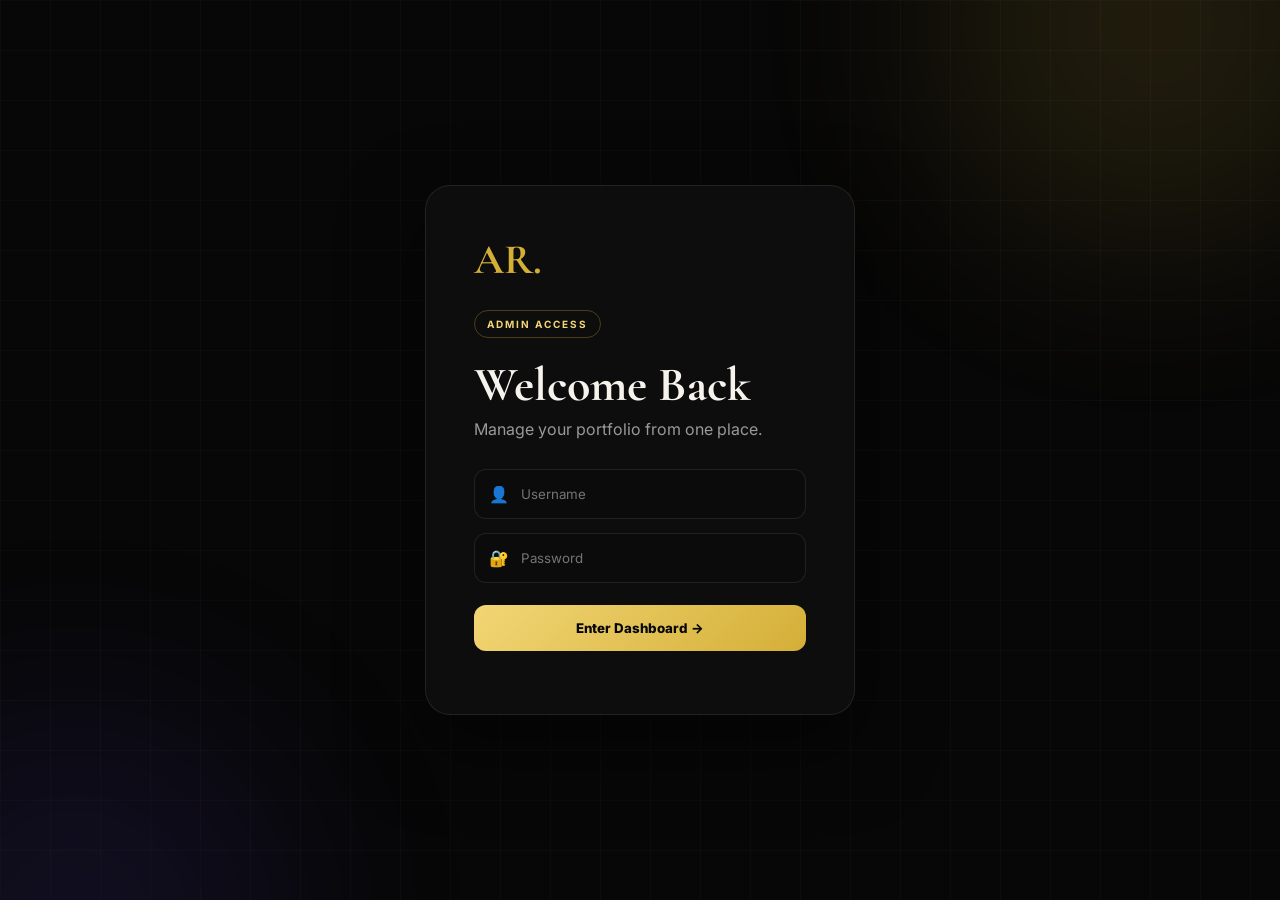
<file: admin.html>
<!DOCTYPE html>
<html lang="en">
<head>
  <meta charset="UTF-8">
  <meta name="viewport" content="width=device-width, initial-scale=1.0">
  <title>AR. Admin Panel</title>
  <link rel="stylesheet" href="admin.css">
</head>

<body>

  <!-- BACKGROUND -->
  <div class="bg-orb orb1"></div>
  <div class="bg-orb orb2"></div>
  <div class="grid-bg"></div>

  <!-- ================= LOGIN ================= -->
  <div class="login-page" id="loginPage">

    <div class="login-card">

      <div class="logo">AR.</div>

      <span class="admin-badge">ADMIN ACCESS</span>

      <h1>Welcome Back</h1>
      <p>Manage your portfolio from one place.</p>

      <form id="loginForm">

        <div class="input-box">
          <span>👤</span>
          <input type="text" id="username" placeholder="Username" required>
        </div>

        <div class="input-box">
          <span>🔐</span>
          <input type="password" id="password" placeholder="Password" required>
        </div>

        <button type="submit" class="login-btn">
          Enter Dashboard →
        </button>

        <div id="loginError"></div>

      </form>

    </div>
  </div>


  <!-- ================= DASHBOARD ================= -->
  <div class="dashboard" id="dashboard">

    <!-- SIDEBAR -->
    <aside class="sidebar">

      <div class="side-logo">AR.</div>

      <div class="admin-profile">
        <div class="profile-circle">AR</div>

        <div>
          <strong>Anita Reddy</strong>
          <small>Administrator</small>
        </div>
      </div>

      <nav>

        <button class="nav-item active" data-section="dashboardSection">
          <span>▣</span>
          Dashboard
        </button>

        <button class="nav-item" data-section="projectsSection">
          <span>◆</span>
          Projects
        </button>

        <button class="nav-item" data-section="skillsSection">
          <span>✦</span>
          Skills
        </button>

        <button class="nav-item" data-section="resumeSection">
          <span>▤</span>
          Resume
        </button>

        <button class="nav-item" data-section="contactSection">
          <span>◎</span>
          Contact
        </button>

        <button class="nav-item" data-section="jarvisSection">
          <span>⚡</span>
          JARVIS
        </button>

        <button class="nav-item" data-section="messagesSection">
          <span>✉</span>
          Messages
        </button>

        <button class="nav-item" data-section="settingsSection">
          <span>⚙</span>
          Site Settings
        </button>

      </nav>

      <div class="sidebar-bottom">

        <a
          href="https://anithareddy-design.github.io/my-updated-portfolio/"
          target="_blank"
          class="view-site"
        >
          🌐 View Portfolio
        </a>

        <button class="logout" onclick="logout()">
          ↪ Logout
        </button>

      </div>

    </aside>


    <!-- ================= MAIN ================= -->
    <main class="main">

      <!-- TOPBAR -->
      <header class="topbar">

        <div>
          <span class="small-label">ADMIN PANEL</span>
          <h1 id="pageTitle">Dashboard</h1>
        </div>

        <div class="top-actions">

          <div class="system-status">
            <span class="status-dot"></span>
            System Online
          </div>

          <div class="admin-mini">
            <div class="mini-avatar">AR</div>
            <span>Anita</span>
          </div>

        </div>

      </header>


      <!-- ================= DASHBOARD OVERVIEW ================= -->
      <section class="page-section active" id="dashboardSection">

        <div class="welcome-box">

          <div>
            <span class="small-label">PORTFOLIO CONTROL CENTER</span>

            <h2>Welcome, Anita 👋</h2>

            <p>
              Manage your projects, skills, resume, contact information
              and JARVIS assistant from one place.
            </p>
          </div>

          <div class="welcome-icon">
            AR.
          </div>

        </div>


        <!-- STAT CARDS -->
        <div class="stats">

          <div class="stat-card">
            <div class="stat-icon">◆</div>
            <div>
              <span>Total Projects</span>
              <h2 id="projectCount">0</h2>
            </div>
          </div>

          <div class="stat-card">
            <div class="stat-icon">✦</div>
            <div>
              <span>Total Skills</span>
              <h2 id="skillCount">0</h2>
            </div>
          </div>

          <div class="stat-card">
            <div class="stat-icon">⚡</div>
            <div>
              <span>JARVIS</span>
              <h2 id="jarvisStatus">ON</h2>
            </div>
          </div>

          <div class="stat-card">
            <div class="stat-icon">●</div>
            <div>
              <span>Portfolio</span>
              <h2>Active</h2>
            </div>
          </div>

        </div>


        <!-- QUICK ACTIONS -->
        <div class="section-heading">
          <div>
            <span class="small-label">QUICK ACTIONS</span>
            <h2>Manage Portfolio</h2>
          </div>
        </div>

        <div class="quick-grid">

          <button class="quick-card" onclick="openProjectModal()">
            <span>◆</span>
            <strong>Add Project</strong>
            <small>Create a new portfolio project</small>
          </button>

          <button class="quick-card" onclick="openSkillModal()">
            <span>✦</span>
            <strong>Add Skill</strong>
            <small>Add a technical or creative skill</small>
          </button>

          <button class="quick-card" onclick="showSection('contactSection')">
            <span>◎</span>
            <strong>Edit Contact</strong>
            <small>Update your contact information</small>
          </button>

          <button class="quick-card" onclick="showSection('jarvisSection')">
            <span>⚡</span>
            <strong>Configure JARVIS</strong>
            <small>Manage assistant settings</small>
          </button>

        </div>


        <!-- ACTIVITY -->
        <div class="section-heading activity-heading">
          <div>
            <span class="small-label">RECENT ACTIVITY</span>
            <h2>Activity Log</h2>
          </div>
        </div>

        <div class="activity-list" id="activityList"></div>

      </section>


      <!-- ================= PROJECTS ================= -->
      <section class="page-section" id="projectsSection">

        <div class="section-heading">

          <div>
            <span class="small-label">CONTENT MANAGEMENT</span>
            <h2>Manage Projects</h2>
          </div>

          <button class="add-btn" onclick="openProjectModal()">
            + Add Project
          </button>

        </div>

        <div class="project-list" id="projectList"></div>

      </section>


      <!-- ================= SKILLS ================= -->
      <section class="page-section" id="skillsSection">

        <div class="section-heading">

          <div>
            <span class="small-label">SKILL MANAGEMENT</span>
            <h2>Manage Skills</h2>
          </div>

          <button class="add-btn" onclick="openSkillModal()">
            + Add Skill
          </button>

        </div>

        <div class="skills-grid" id="skillsList"></div>

      </section>


      <!-- ================= RESUME ================= -->
      <section class="page-section" id="resumeSection">

        <div class="section-heading">

          <div>
            <span class="small-label">DOCUMENT MANAGEMENT</span>
            <h2>Resume</h2>
          </div>

        </div>

        <div class="settings-card">

          <div class="card-header">
            <div>
              <span class="small-label">CURRENT RESUME</span>
              <h3>Resume Information</h3>
            </div>

            <div class="resume-status">
              ● Available
            </div>
          </div>

          <form id="resumeForm">

            <div class="form-grid">

              <div class="form-group">
                <label>Resume Title</label>
                <input
                  type="text"
                  id="resumeTitle"
                  placeholder="Anita Reddy Resume"
                >
              </div>

              <div class="form-group">
                <label>Resume File / URL</label>
                <input
                  type="text"
                  id="resumeUrl"
                  placeholder="Updated_Resume.pdf"
                >
              </div>

            </div>

            <div class="form-actions">

              <button type="submit" class="save-btn">
                Save Resume →
              </button>

              <a
                href="#"
                id="resumePreview"
                target="_blank"
                class="secondary-btn"
              >
                Preview Resume
              </a>

            </div>

          </form>

        </div>

      </section>


      <!-- ================= CONTACT ================= -->
      <section class="page-section" id="contactSection">

        <div class="section-heading">

          <div>
            <span class="small-label">PERSONAL INFORMATION</span>
            <h2>Edit Contact</h2>
          </div>

        </div>

        <div class="settings-card">

          <form id="contactForm">

            <div class="form-grid">

              <div class="form-group">
                <label>Email</label>
                <input type="email" id="contactEmail">
              </div>

              <div class="form-group">
                <label>Phone</label>
                <input type="tel" id="contactPhone">
              </div>

              <div class="form-group">
                <label>Location</label>
                <input type="text" id="contactLocation">
              </div>

              <div class="form-group">
                <label>LinkedIn</label>
                <input type="url" id="contactLinkedin">
              </div>

              <div class="form-group">
                <label>GitHub</label>
                <input type="url" id="contactGithub">
              </div>

              <div class="form-group">
                <label>Instagram</label>
                <input type="url" id="contactInstagram">
              </div>

            </div>

            <div class="form-group full-width">

              <label>Availability</label>

              <select id="contactAvailability">

                <option value="Available for internships">
                  Available for internships
                </option>

                <option value="Open to opportunities">
                  Open to opportunities
                </option>

                <option value="Currently unavailable">
                  Currently unavailable
                </option>

              </select>

            </div>

            <div class="form-actions">

              <button type="submit" class="save-btn">
                Save Contact →
              </button>

              <button
                type="button"
                class="danger-btn"
                onclick="clearContact()"
              >
                Clear Contact
              </button>

            </div>

          </form>

        </div>

      </section>


      <!-- ================= JARVIS ================= -->
      <section class="page-section" id="jarvisSection">

        <div class="section-heading">

          <div>
            <span class="small-label">AI ASSISTANT CONTROL</span>
            <h2>JARVIS Configuration</h2>
          </div>

          <div class="jarvis-live">
            <span class="status-dot"></span>
            <span id="jarvisLiveText">ONLINE</span>
          </div>

        </div>

        <div class="jarvis-card">

          <div class="jarvis-header">

            <div class="jarvis-logo">
              J
            </div>

            <div>
              <span class="small-label">PERSONAL AI ASSISTANT</span>
              <h2>JARVIS</h2>
              <p>Local AI assistant configuration</p>
            </div>

          </div>


          <form id="jarvisForm">

            <div class="form-grid">

              <div class="form-group">
                <label>Assistant Name</label>
                <input type="text" id="jarvisName">
              </div>

              <div class="form-group">
                <label>Response Language</label>

                <select id="jarvisLanguage">
                  <option>English</option>
                  <option>Telugu</option>
                  <option>English + Telugu</option>
                </select>

              </div>

            </div>


            <div class="form-group">

              <label>Wake Phrases</label>

              <input
                type="text"
                id="jarvisWake"
                placeholder="Jarvis wakeup, hey Jarvis"
              >

              <small class="field-note">
                Separate multiple wake phrases with commas.
              </small>

            </div>


            <div class="form-group">

              <label>Greeting</label>

              <textarea
                id="jarvisGreeting"
                placeholder="Good morning, Ma'am. How can I help you?"
              ></textarea>

            </div>


            <div class="toggle-grid">

              <label class="toggle-item">
                <span>
                  <strong>JARVIS Enabled</strong>
                  <small>Enable assistant</small>
                </span>

                <input type="checkbox" id="jarvisEnabled">
                <span class="toggle"></span>
              </label>


              <label class="toggle-item">
                <span>
                  <strong>Voice Commands</strong>
                  <small>Enable voice interaction</small>
                </span>

                <input type="checkbox" id="jarvisVoice">
                <span class="toggle"></span>
              </label>


              <label class="toggle-item">
                <span>
                  <strong>Portfolio Navigation</strong>
                  <small>Navigate portfolio by voice</small>
                </span>

                <input type="checkbox" id="jarvisNavigation">
                <span class="toggle"></span>
              </label>


              <label class="toggle-item">
                <span>
                  <strong>Jokes & Personality</strong>
                  <small>Allow casual responses</small>
                </span>

                <input type="checkbox" id="jarvisJokes">
                <span class="toggle"></span>
              </label>

            </div>


            <div class="form-actions">

              <button type="submit" class="save-btn">
                Save JARVIS Settings →
              </button>

              <button
                type="button"
                class="secondary-btn"
                onclick="testJarvis()"
              >
                ⚡ Test JARVIS
              </button>

            </div>

          </form>

        </div>

      </section>


      <!-- ================= MESSAGES ================= -->
      <section class="page-section" id="messagesSection">

        <div class="section-heading">

          <div>
            <span class="small-label">CONTACT FORM</span>
            <h2>Messages</h2>
          </div>

        </div>

        <div class="messages-list" id="messagesList"></div>

      </section>


      <!-- ================= SETTINGS ================= -->
      <section class="page-section" id="settingsSection">

        <div class="section-heading">

          <div>
            <span class="small-label">PORTFOLIO CONFIGURATION</span>
            <h2>Site Settings</h2>
          </div>

        </div>


        <div class="settings-card">

          <form id="settingsForm">

            <div class="form-grid">

              <div class="form-group">
                <label>Portfolio Title</label>
                <input type="text" id="siteTitle">
              </div>

              <div class="form-group">
                <label>Tagline</label>
                <input type="text" id="siteTagline">
              </div>

            </div>


            <div class="form-group">

              <label>Announcement</label>

              <textarea
                id="siteAnnouncement"
                placeholder="Currently open for internships..."
              ></textarea>

            </div>


            <div class="toggle-grid">

              <label class="toggle-item">

                <span>
                  <strong>Show Projects</strong>
                  <small>Display projects on portfolio</small>
                </span>

                <input type="checkbox" id="showProjects">
                <span class="toggle"></span>

              </label>


              <label class="toggle-item">

                <span>
                  <strong>Show Skills</strong>
                  <small>Display skills section</small>
                </span>

                <input type="checkbox" id="showSkills">
                <span class="toggle"></span>

              </label>


              <label class="toggle-item">

                <span>
                  <strong>Show JARVIS</strong>
                  <small>Display JARVIS section</small>
                </span>

                <input type="checkbox" id="showJarvis">
                <span class="toggle"></span>

              </label>


              <label class="toggle-item danger-toggle">

                <span>
                  <strong>Maintenance Mode</strong>
                  <small>Temporarily disable portfolio</small>
                </span>

                <input type="checkbox" id="maintenanceMode">
                <span class="toggle"></span>

              </label>

            </div>


            <div class="form-actions">

              <button type="submit" class="save-btn">
                Save Site Settings →
              </button>

            </div>

          </form>

        </div>


        <!-- BACKUP -->
        <div class="settings-card backup-card">

          <div class="card-header">

            <div>
              <span class="small-label">DATA MANAGEMENT</span>
              <h3>Backup & Restore</h3>
            </div>

          </div>

          <p>
            Export your admin data as JSON or restore it later.
          </p>

          <div class="backup-actions">

            <button
              class="secondary-btn"
              onclick="exportData()"
            >
              ↓ Export Data
            </button>

            <label class="secondary-btn file-label">
              ↑ Import Data
              <input
                type="file"
                id="importFile"
                accept=".json"
                hidden
              >
            </label>

            <button
              class="danger-btn"
              onclick="resetData()"
            >
              Reset Demo Data
            </button>

          </div>

        </div>

      </section>

    </main>

  </div>


  <!-- ================= PROJECT MODAL ================= -->
  <div class="modal" id="projectModal">

    <div class="modal-card">

      <button class="close-btn" onclick="closeProjectModal()">×</button>

      <span class="small-label">PROJECT MANAGER</span>

      <h2 id="projectModalTitle">
        Add New Project
      </h2>

      <form id="projectForm">

        <input type="hidden" id="editProjectId">

        <div class="form-group">
          <label>Project Name</label>

          <input
            type="text"
            id="projectName"
            placeholder="e.g. Aureva Brand Portfolio"
            required
          >
        </div>


        <div class="form-group">

          <label>Category</label>

          <input
            type="text"
            id="projectCategory"
            placeholder="Web Development"
            required
          >

        </div>


        <div class="form-group">

          <label>Description</label>

          <textarea
            id="projectDescription"
            placeholder="Describe your project..."
            required
          ></textarea>

        </div>


        <div class="form-grid">

          <div class="form-group">

            <label>Project Link</label>

            <input
              type="url"
              id="projectLink"
              placeholder="https://example.com"
            >

          </div>

          <div class="form-group">

            <label>GitHub Link</label>

            <input
              type="url"
              id="projectGithub"
              placeholder="https://github.com/..."
            >

          </div>

        </div>


        <div class="form-group">

          <label>Technologies</label>

          <input
            type="text"
            id="projectTech"
            placeholder="HTML, CSS, JavaScript"
          >

        </div>


        <label class="featured-check">

          <input type="checkbox" id="projectFeatured">

          <span>
            Featured Project
          </span>

        </label>


        <button class="save-btn" type="submit">
          Save Project →
        </button>

      </form>

    </div>

  </div>


  <!-- ================= SKILL MODAL ================= -->
  <div class="modal" id="skillModal">

    <div class="modal-card">

      <button class="close-btn" onclick="closeSkillModal()">×</button>

      <span class="small-label">SKILL MANAGER</span>

      <h2 id="skillModalTitle">
        Add New Skill
      </h2>

      <form id="skillForm">

        <input type="hidden" id="editSkillId">


        <div class="form-grid">

          <div class="form-group">

            <label>Skill Name</label>

            <input
              type="text"
              id="skillName"
              placeholder="Python"
              required
            >

          </div>


          <div class="form-group">

            <label>Category</label>

            <select id="skillCategory">

              <option>Programming</option>
              <option>Web Development</option>
              <option>AI & Tools</option>
              <option>Design</option>
              <option>Other</option>

            </select>

          </div>

        </div>


        <div class="form-group">

          <label>Skill Level: <span id="skillLevelValue">80</span>%</label>

          <input
            type="range"
            id="skillLevel"
            min="1"
            max="100"
            value="80"
          >

        </div>


        <div class="form-group">

          <label>Icon / Emoji</label>

          <input
            type="text"
            id="skillIcon"
            placeholder="🐍"
          >

        </div>


        <button class="save-btn" type="submit">
          Save Skill →
        </button>

      </form>

    </div>

  </div>


  <!-- TOAST -->
  <div class="toast" id="toast"></div>


  <script src="admin.js"></script>

</body>
</html>
</file>
<file: admin.css>
@import url('https://fonts.googleapis.com/css2?family=Cormorant+Garamond:wght@500;600;700&family=Inter:wght@400;500;600;700&display=swap');

:root {
  --bg: #070707;
  --panel: #101010;
  --panel2: #151515;
  --border: rgba(255,255,255,0.09);
  --gold: #d4af37;
  --gold-light: #f2d675;
  --text: #f6f3ec;
  --muted: #999;
  --danger: #ff5c5c;
  --success: #53d88b;
}

* {
  box-sizing: border-box;
  margin: 0;
  padding: 0;
}

body {
  min-height: 100vh;
  background: var(--bg);
  color: var(--text);
  font-family: "Inter", sans-serif;
  overflow-x: hidden;
}

button,
input,
textarea,
select {
  font-family: inherit;
}

button {
  cursor: pointer;
}

a {
  text-decoration: none;
  color: inherit;
}


/* ================= BACKGROUND ================= */

.grid-bg {
  position: fixed;
  inset: 0;
  background-image:
    linear-gradient(rgba(255,255,255,.025) 1px, transparent 1px),
    linear-gradient(90deg, rgba(255,255,255,.025) 1px, transparent 1px);
  background-size: 50px 50px;
  pointer-events: none;
  z-index: -2;
}

.bg-orb {
  position: fixed;
  width: 450px;
  height: 450px;
  border-radius: 50%;
  filter: blur(100px);
  opacity: .12;
  pointer-events: none;
  z-index: -1;
}

.orb1 {
  background: var(--gold);
  top: -200px;
  right: -100px;
}

.orb2 {
  background: #5b3fd1;
  bottom: -250px;
  left: -150px;
}


/* ================= LOGIN ================= */

.login-page {
  min-height: 100vh;
  display: flex;
  justify-content: center;
  align-items: center;
  padding: 25px;
}

.login-card {
  width: 430px;
  padding: 48px;
  background: rgba(15,15,15,.88);
  border: 1px solid var(--border);
  border-radius: 25px;
  backdrop-filter: blur(20px);
  box-shadow: 0 30px 80px rgba(0,0,0,.55);
  animation: cardIn .7s ease;
}

.logo,
.side-logo {
  font-family: "Cormorant Garamond", serif;
  color: var(--gold);
  font-weight: 700;
  font-size: 42px;
}

.login-card .logo {
  margin-bottom: 25px;
}

.admin-badge {
  display: inline-block;
  padding: 7px 12px;
  border: 1px solid rgba(212,175,55,.3);
  border-radius: 50px;
  color: var(--gold-light);
  font-size: 10px;
  font-weight: 700;
  letter-spacing: 2px;
}

.login-card h1 {
  font-family: "Cormorant Garamond", serif;
  font-size: 48px;
  margin-top: 18px;
}

.login-card p {
  color: var(--muted);
  margin: 5px 0 30px;
}

.input-box {
  display: flex;
  align-items: center;
  gap: 12px;
  background: #0b0b0b;
  border: 1px solid var(--border);
  border-radius: 12px;
  padding: 14px;
  margin-bottom: 14px;
}

.input-box input {
  flex: 1;
  border: none;
  outline: none;
  background: transparent;
  color: white;
}

.login-btn,
.save-btn,
.add-btn {
  border: none;
  color: #080808;
  background: linear-gradient(135deg, var(--gold-light), var(--gold));
  font-weight: 800;
}

.login-btn {
  width: 100%;
  padding: 15px;
  border-radius: 12px;
  margin-top: 8px;
}

.login-btn:hover,
.save-btn:hover,
.add-btn:hover {
  transform: translateY(-2px);
  box-shadow: 0 12px 30px rgba(212,175,55,.2);
}

#loginError {
  color: var(--danger);
  text-align: center;
  margin-top: 15px;
  font-size: 13px;
}


/* ================= DASHBOARD ================= */

.dashboard {
  display: none;
  min-height: 100vh;
}

.dashboard.show {
  display: flex;
}


/* ================= SIDEBAR ================= */

.sidebar {
  position: fixed;
  width: 260px;
  height: 100vh;
  padding: 28px 18px;
  background: rgba(9,9,9,.95);
  border-right: 1px solid var(--border);
  display: flex;
  flex-direction: column;
  z-index: 10;
}

.side-logo {
  padding: 0 15px 30px;
}

.admin-profile {
  display: flex;
  gap: 12px;
  align-items: center;
  padding: 15px;
  margin-bottom: 25px;
  border: 1px solid var(--border);
  background: rgba(255,255,255,.025);
  border-radius: 15px;
}

.profile-circle,
.mini-avatar {
  display: grid;
  place-items: center;
  background: linear-gradient(135deg,var(--gold-light),var(--gold));
  color: #111;
  font-weight: 800;
  border-radius: 50%;
}

.profile-circle {
  width: 42px;
  height: 42px;
}

.admin-profile strong {
  display: block;
  font-size: 13px;
}

.admin-profile small {
  color: var(--muted);
  font-size: 11px;
}

nav {
  display: grid;
  gap: 5px;
}

.nav-item {
  width: 100%;
  padding: 13px 15px;
  border: 1px solid transparent;
  border-radius: 11px;
  color: #aaa;
  background: transparent;
  text-align: left;
  transition: .25s;
}

.nav-item span {
  display: inline-block;
  width: 25px;
  color: var(--gold);
}

.nav-item:hover,
.nav-item.active {
  background: rgba(212,175,55,.09);
  border-color: rgba(212,175,55,.16);
  color: white;
}

.sidebar-bottom {
  margin-top: auto;
}

.view-site,
.logout {
  width: 100%;
  padding: 12px 15px;
  display: block;
  border-radius: 10px;
  text-align: left;
  margin-top: 7px;
}

.view-site {
  color: var(--gold-light);
  background: rgba(212,175,55,.06);
}

.logout {
  border: 1px solid rgba(255,92,92,.12);
  color: #ff7777;
  background: rgba(255,92,92,.04);
}


/* ================= MAIN ================= */

.main {
  margin-left: 260px;
  width: calc(100% - 260px);
  padding: 30px 40px 70px;
}

.topbar {
  display: flex;
  align-items: center;
  justify-content: space-between;
  margin-bottom: 35px;
}

.small-label {
  color: var(--gold);
  font-size: 10px;
  font-weight: 800;
  letter-spacing: 2px;
}

.topbar h1,
.section-heading h2 {
  font-family: "Cormorant Garamond", serif;
}

.topbar h1 {
  font-size: 42px;
}

.top-actions {
  display: flex;
  align-items: center;
  gap: 20px;
}

.system-status {
  display: flex;
  gap: 8px;
  align-items: center;
  color: #aaa;
  font-size: 12px;
}

.status-dot {
  width: 8px;
  height: 8px;
  background: var(--success);
  border-radius: 50%;
  box-shadow: 0 0 12px var(--success);
}

.admin-mini {
  display: flex;
  align-items: center;
  gap: 9px;
  color: #ccc;
  font-size: 13px;
}

.mini-avatar {
  width: 34px;
  height: 34px;
}


/* ================= SECTIONS ================= */

.page-section {
  display: none;
  animation: fadeIn .35s ease;
}

.page-section.active {
  display: block;
}

.welcome-box {
  display: flex;
  align-items: center;
  justify-content: space-between;
  padding: 35px;
  margin-bottom: 25px;
  border: 1px solid var(--border);
  border-radius: 22px;
  background:
    radial-gradient(circle at 85% 50%,rgba(212,175,55,.12),transparent 30%),
    var(--panel);
}

.welcome-box h2 {
  font-family: "Cormorant Garamond",serif;
  font-size: 38px;
  margin: 7px 0;
}

.welcome-box p {
  color: var(--muted);
  max-width: 650px;
  line-height: 1.7;
}

.welcome-icon {
  font-family: "Cormorant Garamond",serif;
  font-size: 75px;
  color: var(--gold);
  opacity: .7;
}

.stats {
  display: grid;
  grid-template-columns: repeat(4,1fr);
  gap: 15px;
  margin-bottom: 40px;
}

.stat-card {
  display: flex;
  gap: 16px;
  align-items: center;
  padding: 22px;
  border: 1px solid var(--border);
  border-radius: 17px;
  background: var(--panel);
}

.stat-icon {
  width: 45px;
  height: 45px;
  display: grid;
  place-items: center;
  color: var(--gold);
  border-radius: 12px;
  background: rgba(212,175,55,.08);
}

.stat-card span {
  display: block;
  color: var(--muted);
  font-size: 11px;
}

.stat-card h2 {
  margin-top: 4px;
}


/* ================= HEADINGS ================= */

.section-heading {
  display: flex;
  justify-content: space-between;
  align-items: center;
  margin: 25px 0 20px;
}

.section-heading h2 {
  font-size: 34px;
  margin-top: 5px;
}

.add-btn {
  padding: 12px 20px;
  border-radius: 10px;
}


/* ================= QUICK ACTIONS ================= */

.quick-grid {
  display: grid;
  grid-template-columns: repeat(4,1fr);
  gap: 15px;
}

.quick-card {
  text-align: left;
  padding: 25px;
  border: 1px solid var(--border);
  background: var(--panel);
  color: white;
  border-radius: 16px;
  transition: .25s;
}

.quick-card:hover {
  transform: translateY(-5px);
  border-color: rgba(212,175,55,.4);
}

.quick-card > span {
  display: block;
  color: var(--gold);
  font-size: 28px;
  margin-bottom: 15px;
}

.quick-card strong {
  display: block;
  margin-bottom: 6px;
}

.quick-card small {
  color: var(--muted);
}


/* ================= ACTIVITY ================= */

.activity-list {
  border: 1px solid var(--border);
  background: var(--panel);
  border-radius: 15px;
  overflow: hidden;
}

.activity-item {
  display: flex;
  gap: 14px;
  align-items: center;
  padding: 16px 20px;
  border-bottom: 1px solid var(--border);
}

.activity-item:last-child {
  border-bottom: none;
}

.activity-icon {
  color: var(--gold);
}

.activity-item small {
  color: var(--muted);
  display: block;
  margin-top: 3px;
}


/* ================= PROJECTS ================= */

.project-list {
  display: grid;
  gap: 15px;
}

.project-card {
  padding: 22px;
  background: var(--panel);
  border: 1px solid var(--border);
  border-radius: 16px;
  transition: .25s;
}

.project-card:hover {
  border-color: rgba(212,175,55,.3);
  transform: translateY(-2px);
}

.project-top {
  display: flex;
  justify-content: space-between;
  gap: 20px;
}

.project-card h3 {
  font-size: 18px;
  margin-bottom: 5px;
}

.category {
  color: var(--gold);
  font-size: 11px;
  text-transform: uppercase;
  letter-spacing: 1px;
}

.project-card p {
  color: #aaa;
  margin: 12px 0;
  line-height: 1.6;
}

.tech-list {
  color: #888;
  font-size: 12px;
}

.featured {
  color: var(--gold);
  font-size: 10px;
  padding: 6px 9px;
  border: 1px solid rgba(212,175,55,.25);
  border-radius: 30px;
}

.card-actions {
  display: flex;
  gap: 8px;
  margin-top: 15px;
}

.edit-btn,
.delete-btn {
  padding: 8px 13px;
  border-radius: 8px;
  border: 1px solid var(--border);
}

.edit-btn {
  background: rgba(255,255,255,.04);
  color: white;
}

.delete-btn {
  background: rgba(255,92,92,.06);
  color: #ff7777;
}


/* ================= SKILLS ================= */

.skills-grid {
  display: grid;
  grid-template-columns: repeat(2,1fr);
  gap: 15px;
}

.skill-card {
  padding: 20px;
  border: 1px solid var(--border);
  background: var(--panel);
  border-radius: 16px;
}

.skill-header {
  display: flex;
  align-items: center;
  justify-content: space-between;
}

.skill-title {
  display: flex;
  align-items: center;
  gap: 12px;
}

.skill-icon {
  width: 40px;
  height: 40px;
  display: grid;
  place-items: center;
  border-radius: 10px;
  background: rgba(212,175,55,.08);
  font-size: 20px;
}

.skill-level {
  color: var(--gold);
  font-size: 13px;
}

.skill-category {
  color: #777;
  font-size: 10px;
  margin-top: 4px;
}

.progress {
  height: 5px;
  background: #222;
  border-radius: 20px;
  overflow: hidden;
  margin-top: 17px;
}

.progress-bar {
  height: 100%;
  background: linear-gradient(90deg,var(--gold),var(--gold-light));
  border-radius: inherit;
}


/* ================= FORMS ================= */

.settings-card,
.jarvis-card {
  padding: 28px;
  background: var(--panel);
  border: 1px solid var(--border);
  border-radius: 20px;
  margin-bottom: 20px;
}

.card-header {
  display: flex;
  justify-content: space-between;
  align-items: center;
  margin-bottom: 25px;
}

.card-header h3 {
  font-size: 21px;
  margin-top: 5px;
}

.resume-status,
.jarvis-live {
  color: var(--success);
  font-size: 12px;
}

.form-grid {
  display: grid;
  grid-template-columns: repeat(2,1fr);
  gap: 18px;
}

.form-group {
  margin-bottom: 18px;
}

.form-group label {
  display: block;
  color: #bbb;
  font-size: 12px;
  margin-bottom: 8px;
}

.form-group input,
.form-group textarea,
.form-group select {
  width: 100%;
  border: 1px solid var(--border);
  outline: none;
  background: #0b0b0b;
  color: white;
  border-radius: 10px;
  padding: 13px;
}

.form-group input:focus,
.form-group textarea:focus,
.form-group select:focus {
  border-color: rgba(212,175,55,.6);
}

.form-group textarea {
  min-height: 110px;
  resize: vertical;
}

.full-width {
  margin-top: 3px;
}

.field-note {
  color: #666;
  font-size: 10px;
  display: block;
  margin-top: 6px;
}

.form-actions {
  display: flex;
  flex-wrap: wrap;
  gap: 10px;
  margin-top: 15px;
}

.save-btn,
.secondary-btn,
.danger-btn {
  padding: 12px 18px;
  border-radius: 9px;
  border: none;
  font-weight: 700;
}

.secondary-btn {
  display: inline-flex;
  align-items: center;
  justify-content: center;
  color: white;
  background: rgba(255,255,255,.06);
  border: 1px solid var(--border);
}

.danger-btn {
  color: #ff7777;
  background: rgba(255,92,92,.06);
  border: 1px solid rgba(255,92,92,.15);
}


/* ================= TOGGLES ================= */

.toggle-grid {
  display: grid;
  grid-template-columns: repeat(2,1fr);
  gap: 12px;
  margin-top: 20px;
}

.toggle-item {
  display: flex;
  align-items: center;
  justify-content: space-between;
  gap: 15px;
  padding: 16px;
  border: 1px solid var(--border);
  background: #0c0c0c;
  border-radius: 12px;
}

.toggle-item strong,
.toggle-item small {
  display: block;
}

.toggle-item strong {
  font-size: 12px;
}

.toggle-item small {
  color: #666;
  margin-top: 4px;
  font-size: 10px;
}

.toggle-item input {
  display: none;
}

.toggle {
  width: 43px;
  height: 23px;
  display: block;
  background: #292929;
  border-radius: 30px;
  position: relative;
}

.toggle::after {
  content: "";
  position: absolute;
  width: 17px;
  height: 17px;
  background: #aaa;
  border-radius: 50%;
  top: 3px;
  left: 3px;
  transition: .25s;
}

.toggle-item input:checked + .toggle {
  background: rgba(212,175,55,.3);
}

.toggle-item input:checked + .toggle::after {
  transform: translateX(20px);
  background: var(--gold);
}


/* ================= JARVIS ================= */

.jarvis-card {
  background:
    radial-gradient(circle at 90% 10%,rgba(212,175,55,.12),transparent 35%),
    var(--panel);
}

.jarvis-header {
  display: flex;
  align-items: center;
  gap: 18px;
  margin-bottom: 30px;
}

.jarvis-logo {
  width: 70px;
  height: 70px;
  display: grid;
  place-items: center;
  border-radius: 20px;
  font-family: "Cormorant Garamond",serif;
  font-size: 45px;
  color: var(--gold);
  border: 1px solid rgba(212,175,55,.3);
  background: rgba(212,175,55,.07);
  box-shadow: 0 0 35px rgba(212,175,55,.08);
}

.jarvis-header h2 {
  font-family: "Cormorant Garamond",serif;
  font-size: 35px;
}

.jarvis-header p {
  color: #777;
  font-size: 12px;
}


/* ================= MESSAGES ================= */

.messages-list {
  display: grid;
  gap: 12px;
}

.message-card {
  padding: 20px;
  background: var(--panel);
  border: 1px solid var(--border);
  border-radius: 15px;
}

.message-card.unread {
  border-color: rgba(212,175,55,.35);
}

.message-card h3 {
  margin-bottom: 5px;
}

.message-meta {
  color: #777;
  font-size: 11px;
  margin-bottom: 12px;
}

.message-body {
  color: #aaa;
  line-height: 1.6;
}

.message-actions {
  margin-top: 15px;
  display: flex;
  gap: 8px;
}


/* ================= BACKUP ================= */

.backup-card p {
  color: #777;
  font-size: 13px;
  margin: 10px 0 20px;
}

.backup-actions {
  display: flex;
  flex-wrap: wrap;
  gap: 10px;
}

.file-label {
  cursor: pointer;
}

.featured-check {
  display: flex;
  gap: 10px;
  align-items: center;
  color: #bbb;
  font-size: 12px;
  margin: 15px 0;
}


/* ================= MODAL ================= */

.modal {
  position: fixed;
  inset: 0;
  display: none;
  justify-content: center;
  align-items: center;
  padding: 20px;
  background: rgba(0,0,0,.75);
  backdrop-filter: blur(10px);
  z-index: 100;
}

.modal.show {
  display: flex;
}

.modal-card {
  width: min(600px,100%);
  max-height: 90vh;
  overflow-y: auto;
  padding: 30px;
  background: #111;
  border: 1px solid var(--border);
  border-radius: 20px;
  box-shadow: 0 30px 100px #000;
  position: relative;
  animation: modalIn .3s ease;
}

.modal-card h2 {
  font-family: "Cormorant Garamond",serif;
  font-size: 32px;
  margin: 7px 0 25px;
}

.close-btn {
  position: absolute;
  right: 18px;
  top: 15px;
  width: 35px;
  height: 35px;
  border: none;
  background: rgba(255,255,255,.06);
  color: white;
  border-radius: 50%;
  font-size: 22px;
}


/* ================= TOAST ================= */

.toast {
  position: fixed;
  right: 25px;
  bottom: 25px;
  padding: 14px 20px;
  background: #171717;
  border: 1px solid rgba(212,175,55,.3);
  color: white;
  border-radius: 10px;
  box-shadow: 0 15px 40px #000;
  transform: translateY(100px);
  opacity: 0;
  transition: .3s;
  z-index: 500;
}

.toast.show {
  transform: translateY(0);
  opacity: 1;
}


/* ================= EMPTY ================= */

.empty-state {
  text-align: center;
  padding: 50px;
  border: 1px dashed var(--border);
  border-radius: 15px;
  color: #666;
}


/* ================= ANIMATIONS ================= */

@keyframes cardIn {
  from {
    opacity: 0;
    transform: translateY(25px);
  }

  to {
    opacity: 1;
    transform: translateY(0);
  }
}

@keyframes fadeIn {
  from {
    opacity: 0;
    transform: translateY(8px);
  }

  to {
    opacity: 1;
    transform: translateY(0);
  }
}

@keyframes modalIn {
  from {
    opacity: 0;
    transform: scale(.95);
  }

  to {
    opacity: 1;
    transform: scale(1);
  }
}


/* ================= RESPONSIVE ================= */

@media (max-width: 1100px) {

  .stats {
    grid-template-columns: repeat(2,1fr);
  }

  .quick-grid {
    grid-template-columns: repeat(2,1fr);
  }

}

@media (max-width: 850px) {

  .sidebar {
    position: relative;
    width: 100%;
    height: auto;
  }

  .dashboard.show {
    display: block;
  }

  .main {
    margin-left: 0;
    width: 100%;
    padding: 25px;
  }

  .sidebar nav {
    grid-template-columns: repeat(2,1fr);
  }

  .sidebar-bottom {
    margin-top: 20px;
  }

}

@media (max-width: 600px) {

  .main {
    padding: 18px;
  }

  .topbar,
  .section-heading {
    align-items: flex-start;
    flex-direction: column;
    gap: 15px;
  }

  .stats,
  .quick-grid,
  .skills-grid,
  .form-grid,
  .toggle-grid {
    grid-template-columns: 1fr;
  }

  .welcome-box {
    padding: 25px;
  }

  .welcome-icon {
    display: none;
  }

  .login-card {
    padding: 30px;
  }

}
</file>
